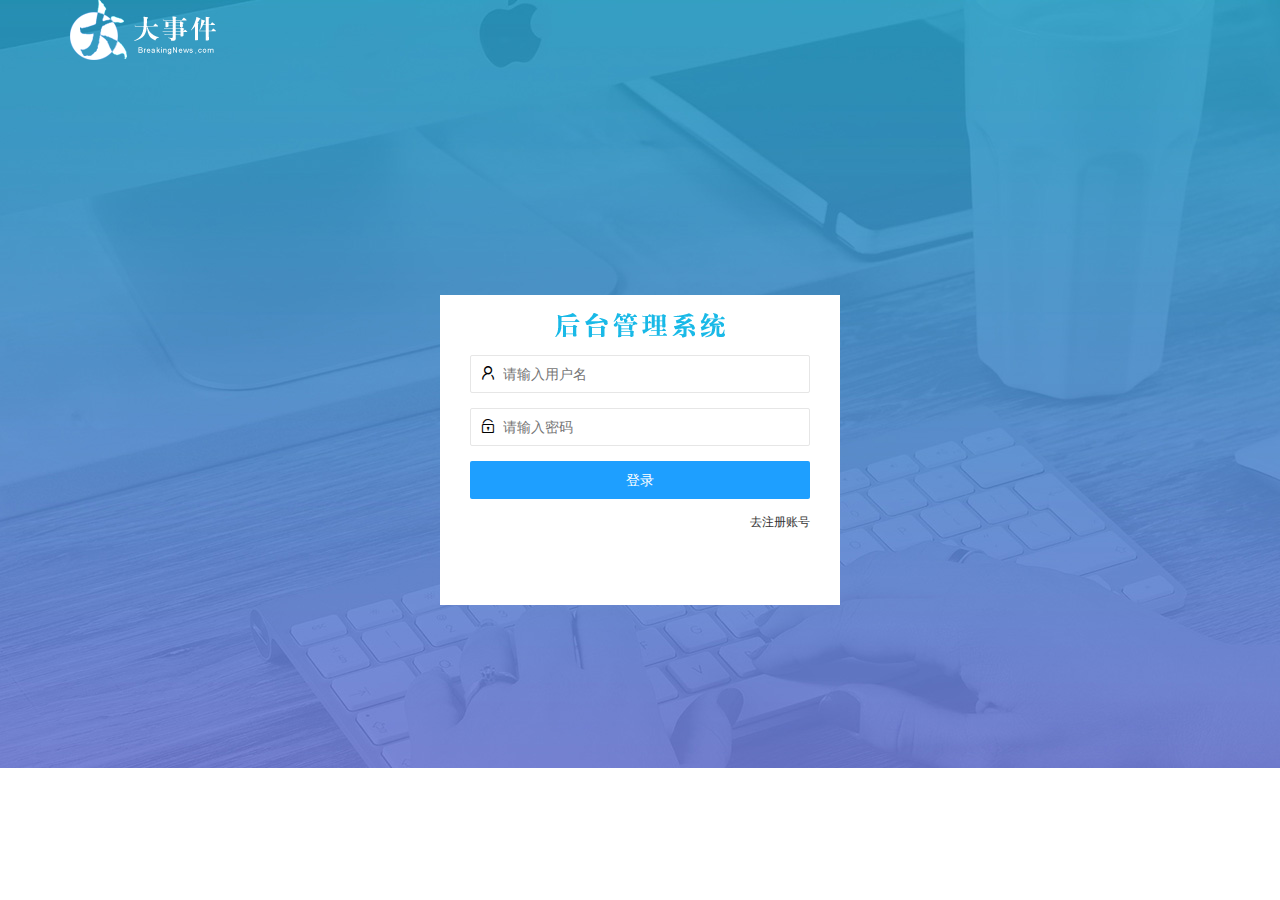
<file: login.html>
<!DOCTYPE html>
<html lang="en">

<head>
    <meta charset="UTF-8">
    <meta http-equiv="X-UA-Compatible" content="IE=edge">
    <meta name="viewport" content="width=device-width, initial-scale=1.0">
    <title>大事件登录注册</title>

    <link rel="stylesheet" href="assets/lib/layui/css/layui.css">
    <link rel="stylesheet" href="assets/css/login.css">
</head>

<body>
    <!-- 头部区域 -->
    <div class="layui-main">
        <img src="assets/images/logo.png" alt="">
    </div>
    <!-- 登录注册区域 -->
    <div class="longinAndRegBox">
        <div class="title-box"></div>
        <!-- 登录的div -->
        <div class="login-box">
            <!-- 登录表单 -->

            <form class="layui-form" id="form-login">
                <!-- 用户名 -->
                <div class="layui-form-item">
                    <i class="layui-icon layui-icon-username"></i>
                    <input type="text" name="username" required lay-verify="required" placeholder="请输入用户名"
                        autocomplete="off" class="layui-input">
                </div>
                <!-- 密码 -->
                <div class="layui-form-item">
                    <i class="layui-icon layui-icon-password"></i>
                    <input type="password" name="password" required lay-verify="required|pwd" placeholder="请输入密码"
                        autocomplete="off" class="layui-input">
                </div>
                <!-- 登录按钮 -->
                <div class="layui-form-item">
                    <!-- 注意，表单提交按钮和普通按钮的区别，就是 lay-submit 属性 -->
                    <button class="layui-btn layui-btn-fluid layui-btn-normal" lay-submit>登录</button>
                </div>
                <div class="layui-form-item links">
                    <a href="javascript:;" id="link-reg">去注册账号</a>
                </div>
            </form>
        </div>
        <!-- 注册的div -->
        <div class="reg-box" id="reg-box">
            <!-- 注册表单 -->
            <form class="layui-form" id="form-reg">
                <!-- 用户名 -->
                <div class="layui-form-item">
                    <i class="layui-icon layui-icon-username"></i>
                    <input type="text" name="username" required lay-verify="required" placeholder="请输入用户名"
                        autocomplete="off" class="layui-input">
                </div>
                <!-- 密码 -->
                <div class="layui-form-item">
                    <i class="layui-icon layui-icon-password"></i>
                    <input type="password" name="password" required lay-verify="required|pwd" placeholder="请输入密码"
                        autocomplete="off" class="layui-input">
                </div>
                <!-- 确认密码 -->
                <div class="layui-form-item">
                    <i class="layui-icon layui-icon-password"></i>
                    <input type="password" name="repassword" required lay-verify="required|pwd|repwd" placeholder="再次确认密码"
                        autocomplete="off" class="layui-input">
                </div>
                <!-- 注册按钮 -->
                <div class="layui-form-item">
                    <!-- 注意，表单提交按钮和普通按钮的区别，就是 lay-submit 属性 -->
                    <button class="layui-btn layui-btn-fluid layui-btn-normal" lay-submit>注册</button>
                </div>
                <div class="layui-form-item links">
                    <a href="javascript:;" id="link-login">去登录</a>
                </div>
            </form>


        </div>
    </div>
    <!-- 导入layUI的js -->
    <script src="assets/lib/layui/layui.all.js"></script>
    <!-- 导入jQuery -->
    <script src="assets/lib/jquery.js"></script>
    <!-- 导入封装的baseAPI.js -->
    <script src="assets/js/baseAPI.js"></script>
    
    <!-- 导入自己的js -->
    <script src="assets/js/login.js"></script>
</body>

</html>
</file>
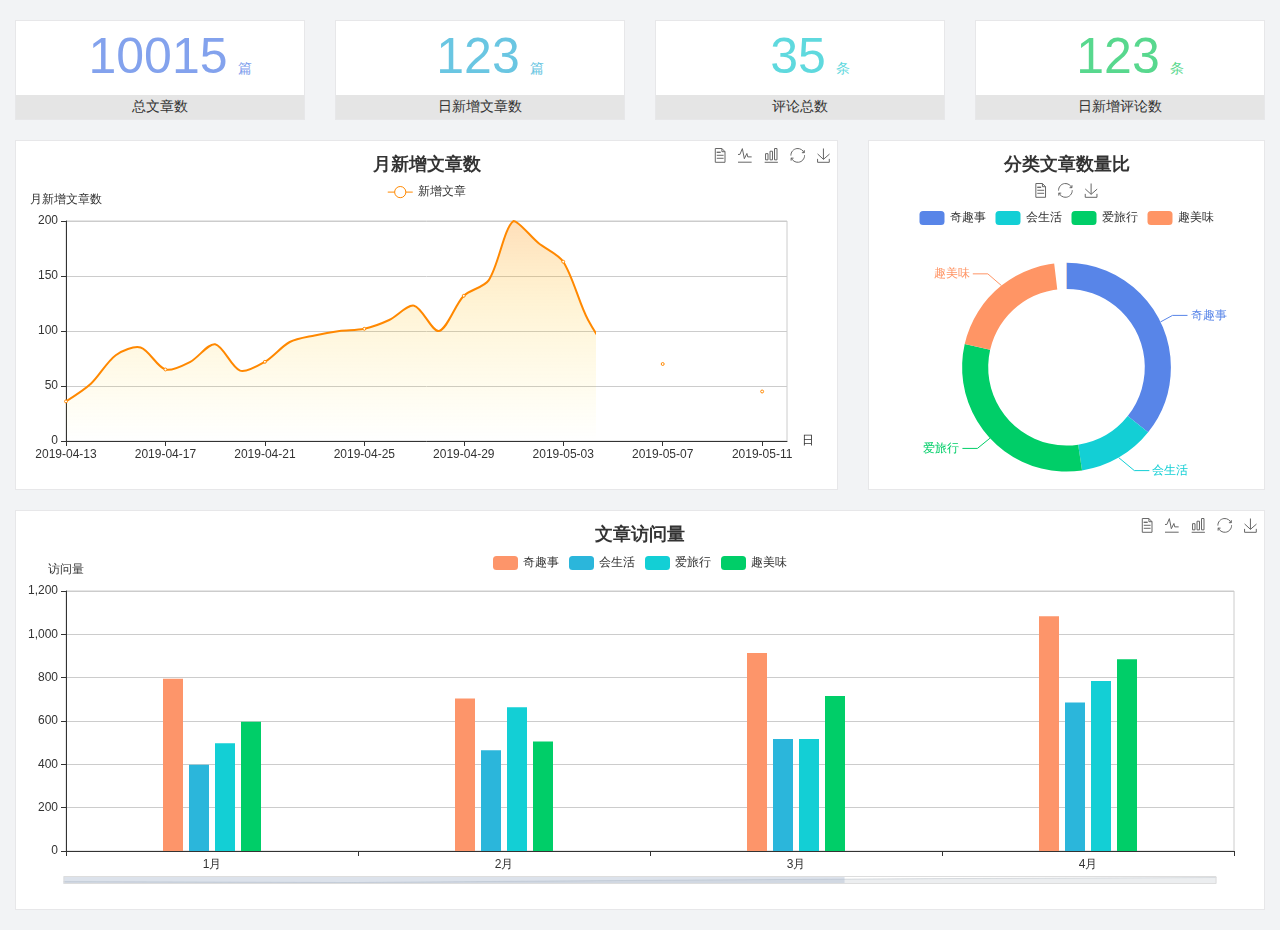
<file: home/dashboard.html>
<!DOCTYPE html>
<html lang="en">

<head>
  <meta charset="UTF-8">
  <meta name="viewport" content="width=device-width, initial-scale=1.0">
  <meta http-equiv="X-UA-Compatible" content="ie=edge">
  <title>图表统计</title>
  <link rel="stylesheet" href="../../assets/lib/bootstrap.css" />
  <link rel="stylesheet" href="../../assets/lib/main.css" />
  <script src="../../assets/lib/jquery.js"></script>
  <script type="text/javascript" src="../../assets/lib/echarts.min.js"></script>
</head>

<body>
  <div class="container-fluid">
    <div class="row spannel_list">
      <div class="col-sm-3 col-xs-6">
        <div class="spannel">
          <em>10015</em><span>篇</span>
          <b>总文章数</b>
        </div>
      </div>
      <div class="col-sm-3 col-xs-6">
        <div class="spannel scolor01">
          <em>123</em><span>篇</span>
          <b>日新增文章数</b>
        </div>
      </div>
      <div class="col-sm-3 col-xs-6">
        <div class="spannel scolor02">
          <em>35</em><span>条</span>
          <b>评论总数</b>
        </div>
      </div>
      <div class="col-sm-3 col-xs-6">
        <div class="spannel scolor03">
          <em>123</em><span>条</span>
          <b>日新增评论数</b>
        </div>
      </div>
    </div>
  </div>

  <div class="container-fluid">
    <div class="row curve-pie">
      <div class="col-lg-8 col-md-8">
        <div class="gragh_pannel" id="curve_show"></div>
      </div>
      <div class="col-lg-4 col-md-4">
        <div class="gragh_pannel" id="pie_show"></div>
      </div>
    </div>
  </div>

  <div class="container-fluid">
    <div class="column_pannel" id="column_show"></div>
  </div>

  <script>
    var oChart = echarts.init(document.getElementById('curve_show'));
    var aList_all = [
      { 'count': 36, 'date': '2019-04-13' },
      { 'count': 52, 'date': '2019-04-14' },
      { 'count': 78, 'date': '2019-04-15' },
      { 'count': 85, 'date': '2019-04-16' },
      { 'count': 65, 'date': '2019-04-17' },
      { 'count': 72, 'date': '2019-04-18' },
      { 'count': 88, 'date': '2019-04-19' },
      { 'count': 64, 'date': '2019-04-20' },
      { 'count': 72, 'date': '2019-04-21' },
      { 'count': 90, 'date': '2019-04-22' },
      { 'count': 96, 'date': '2019-04-23' },
      { 'count': 100, 'date': '2019-04-24' },
      { 'count': 102, 'date': '2019-04-25' },
      { 'count': 110, 'date': '2019-04-26' },
      { 'count': 123, 'date': '2019-04-27' },
      { 'count': 100, 'date': '2019-04-28' },
      { 'count': 132, 'date': '2019-04-29' },
      { 'count': 146, 'date': '2019-04-30' },
      { 'count': 200, 'date': '2019-05-01' },
      { 'count': 180, 'date': '2019-05-02' },
      { 'count': 163, 'date': '2019-05-03' },
      { 'count': 110, 'date': '2019-05-04' },
      { 'count': 80, 'date': '2019-05-05' },
      { 'count': 82, 'date': '2019-05-06' },
      { 'count': 70, 'date': '2019-05-07' },
      { 'count': 65, 'date': '2019-05-08' },
      { 'count': 54, 'date': '2019-05-09' },
      { 'count': 40, 'date': '2019-05-10' },
      { 'count': 45, 'date': '2019-05-11' },
      { 'count': 38, 'date': '2019-05-12' },
    ];

    let aCount = [];
    let aDate = [];

    for (var i = 0; i < aList_all.length; i++) {
      aCount.push(aList_all[i].count);
      aDate.push(aList_all[i].date);
    }

    var chartopt = {
      title: {
        text: '月新增文章数',
        left: 'center',
        top: '10'
      },
      tooltip: {
        trigger: 'axis'
      },
      legend: {
        data: ['新增文章'],
        top: '40'
      },
      toolbox: {
        show: true,
        feature: {
          mark: { show: true },
          dataView: { show: true, readOnly: false },
          magicType: { show: true, type: ['line', 'bar'] },
          restore: { show: true },
          saveAsImage: { show: true }
        }
      },
      calculable: true,
      xAxis: [
        {
          name: '日',
          type: 'category',
          boundaryGap: false,
          data: aDate
        }
      ],
      yAxis: [
        {
          name: '月新增文章数',
          type: 'value'
        }
      ],
      series: [
        {
          name: '新增文章',
          type: 'line',
          smooth: true,
          itemStyle: { normal: { areaStyle: { type: 'default' }, color: '#f80' }, lineStyle: { color: '#f80' } },
          data: aCount
        }],
      areaStyle: {
        normal: {
          color: new echarts.graphic.LinearGradient(0, 0, 0, 1, [{
            offset: 0,
            color: 'rgba(255,136,0,0.39)'
          }, {
            offset: .34,
            color: 'rgba(255,180,0,0.25)'
          }, {
            offset: 1,
            color: 'rgba(255,222,0,0.00)'
          }])

        }
      },
      grid: {
        show: true,
        x: 50,
        x2: 50,
        y: 80,
        height: 220
      }
    };

    oChart.setOption(chartopt);


    var oPie = echarts.init(document.getElementById('pie_show'));
    var oPieopt =
    {
      title: {
        top: 10,
        text: '分类文章数量比',
        x: 'center'
      },
      tooltip: {
        trigger: 'item',
        formatter: "{a} <br/>{b} : {c} ({d}%)"
      },
      color: ['#5885e8', '#13cfd5', '#00ce68', '#ff9565'],
      legend: {
        x: 'center',
        top: 65,
        data: ['奇趣事', '会生活', '爱旅行', '趣美味']
      },
      toolbox: {
        show: true,
        x: 'center',
        top: 35,
        feature: {
          mark: { show: true },
          dataView: { show: true, readOnly: false },
          magicType: {
            show: true,
            type: ['pie', 'funnel'],
            option: {
              funnel: {
                x: '25%',
                width: '50%',
                funnelAlign: 'left',
                max: 1548
              }
            }
          },
          restore: { show: true },
          saveAsImage: { show: true }
        }
      },
      calculable: true,
      series: [
        {
          name: '访问来源',
          type: 'pie',
          radius: ['45%', '60%'],
          center: ['50%', '65%'],
          data: [
            { value: 300, name: '奇趣事' },
            { value: 100, name: '会生活' },
            { value: 260, name: '爱旅行' },
            { value: 180, name: '趣美味' }
          ]
        }
      ]
    };
    oPie.setOption(oPieopt);



    var oColumn = this.echarts.init(document.getElementById('column_show'));
    var oColumnopt =
    {
      title: {
        text: '文章访问量',
        left: 'center',
        top: '10'
      },
      tooltip: {
        trigger: 'axis'
      },
      legend: {
        data: ['奇趣事', '会生活', '爱旅行', '趣美味'],
        top: '40'
      },
      toolbox: {
        show: true,
        feature: {
          mark: { show: true },
          dataView: { show: true, readOnly: false },
          magicType: { show: true, type: ['line', 'bar'] },
          restore: { show: true },
          saveAsImage: { show: true }
        }
      },
      calculable: true,
      xAxis: [
        {
          type: 'category',
          data: ['1月', '2月', '3月', '4月', '5月']
        }
      ],
      yAxis: [
        {
          name: '访问量',
          type: 'value'
        }
      ],
      series: [
        {
          name: '奇趣事',
          type: 'bar',
          barWidth: 20,
          itemStyle: {
            normal: { areaStyle: { type: 'default' }, color: '#fd956a' }
          },
          data: [800, 708, 920, 1090, 1200]
        },
        {
          name: '会生活',
          type: 'bar',
          barWidth: 20,
          itemStyle: {
            normal: { areaStyle: { type: 'default' }, color: '#2bb6db' }
          },
          data: [400, 468, 520, 690, 800]
        },
        {
          name: '爱旅行',
          type: 'bar',
          barWidth: 20,
          itemStyle: {
            normal: { areaStyle: { type: 'default' }, color: '#13cfd5' }
          },
          data: [500, 668, 520, 790, 900]
        },
        {
          name: '趣美味',
          type: 'bar',
          barWidth: 20,
          itemStyle: {
            normal: { areaStyle: { type: 'default' }, color: '#00ce68' }
          },
          data: [600, 508, 720, 890, 1000]
        }
      ],
      grid: {
        show: true,
        x: 50,
        x2: 30,
        y: 80,
        height: 260
      },
      dataZoom: [//给x轴设置滚动条
        {
          start: 0,//默认为0
          end: 100 - 1000 / 31,//默认为100
          type: 'slider',
          show: true,
          xAxisIndex: [0],
          handleSize: 0,//滑动条的 左右2个滑动条的大小
          height: 8,//组件高度
          left: 45, //左边的距离
          right: 50,//右边的距离
          bottom: 26,//右边的距离
          handleColor: '#ddd',//h滑动图标的颜色
          handleStyle: {
            borderColor: "#cacaca",
            borderWidth: "1",
            shadowBlur: 2,
            background: "#ddd",
            shadowColor: "#ddd",
          }
        }]
    };
    oColumn.setOption(oColumnopt);
  </script>
</body>

</html>
</file>
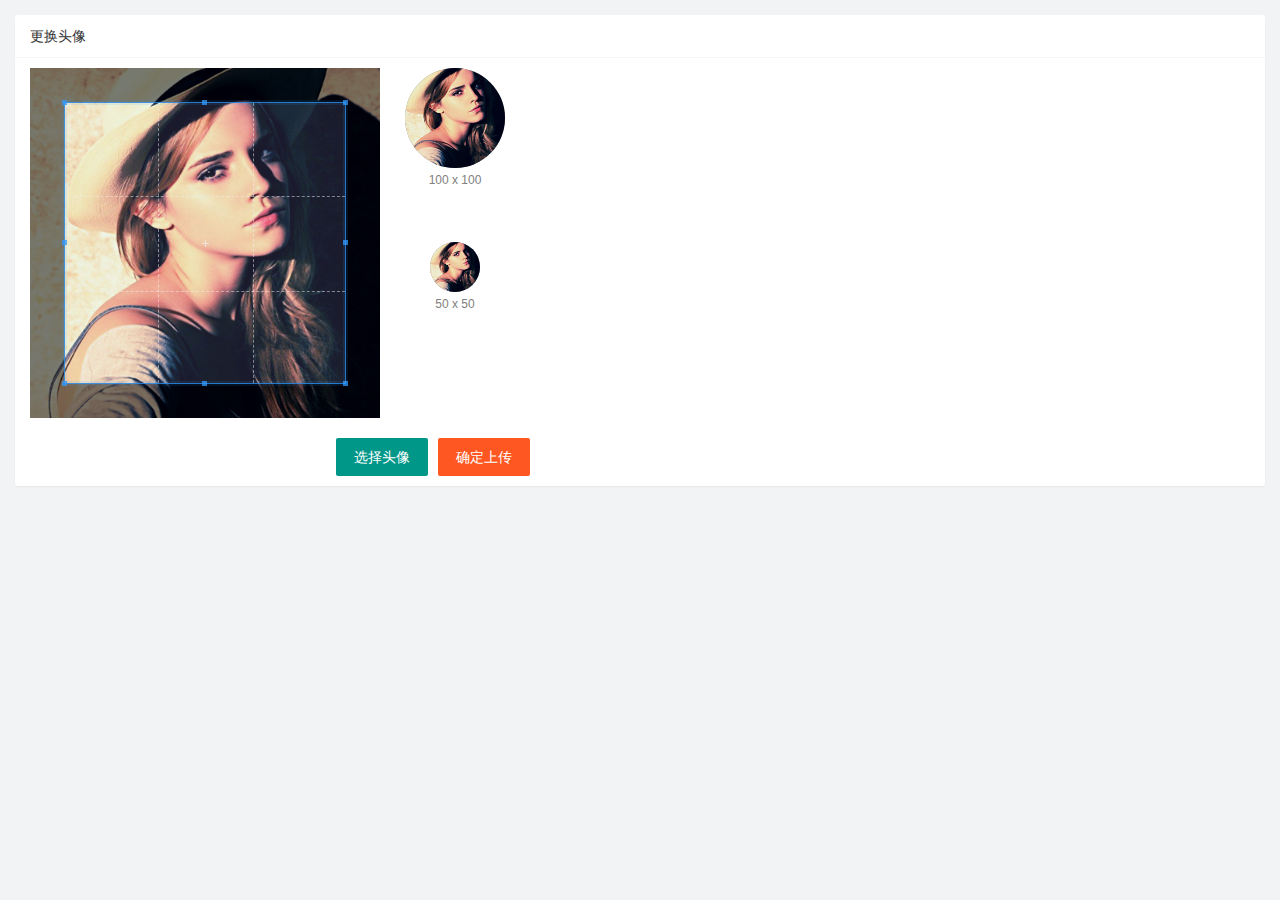
<file: user/user-avatar.html>
<!DOCTYPE html>
<html lang="en">
  <head>
    <meta charset="UTF-8" />
    <meta name="viewport" content="width=device-width, initial-scale=1.0" />
    <title>Document</title>
    <link rel="stylesheet" href="/assets/lib/layui/css/layui.css" />
    <link rel="stylesheet" href="/assets/lib/cropper/cropper.css" />
    <link rel="stylesheet" href="/assets/css/user/user-avatar.css" />
  </head>
  <body>
    <!-- 卡片区域 -->
    <div class="layui-card">
      <div class="layui-card-header">更换头像</div>
      <div class="layui-card-body">
        <!-- 第一行的图片裁剪和预览区域 -->
        <div class="row1">
          <!-- 图片裁剪区域 -->
          <div class="cropper-box">
            <!-- 这个 img 标签很重要，将来会把它初始化为裁剪区域 -->
            <img id="image" src="/assets/images/sample.jpg" />
          </div>
          <!-- 图片的预览区域 -->
          <div class="preview-box">
            <div>
              <!-- 宽高为 100px 的预览区域 -->
              <div class="img-preview w100"></div>
              <p class="size">100 x 100</p>
            </div>
            <div>
              <!-- 宽高为 50px 的预览区域 -->
              <div class="img-preview w50"></div>
              <p class="size">50 x 50</p>
            </div>
          </div>
        </div>

        <!-- 第二行的按钮区域 -->
        <div class="row2">
          <!-- 通过 accept 属性，可以指定，允许用户选择什么类型的文件 -->
          <input type="file" id="file" accept="image/png,image/jpeg" />
          <button type="button" class="layui-btn" id="btnChooseImage">选择头像</button>
          <button type="button" class="layui-btn layui-btn-danger" id="btnUpload">确定上传</button>
        </div>
      </div>
    </div>

    <script src="/assets/lib/layui/layui.all.js"></script>
    <script src="/assets/lib/jquery.js"></script>
    <script src="/assets/lib/cropper/Cropper.js"></script>
    <script src="/assets/lib/cropper/jquery-cropper.js"></script>
    <script src="/assets/js/baseAPI.js"></script>
    <script src="/assets/js/user/user-avatar.js"></script>

  </body>
</html>
</file>
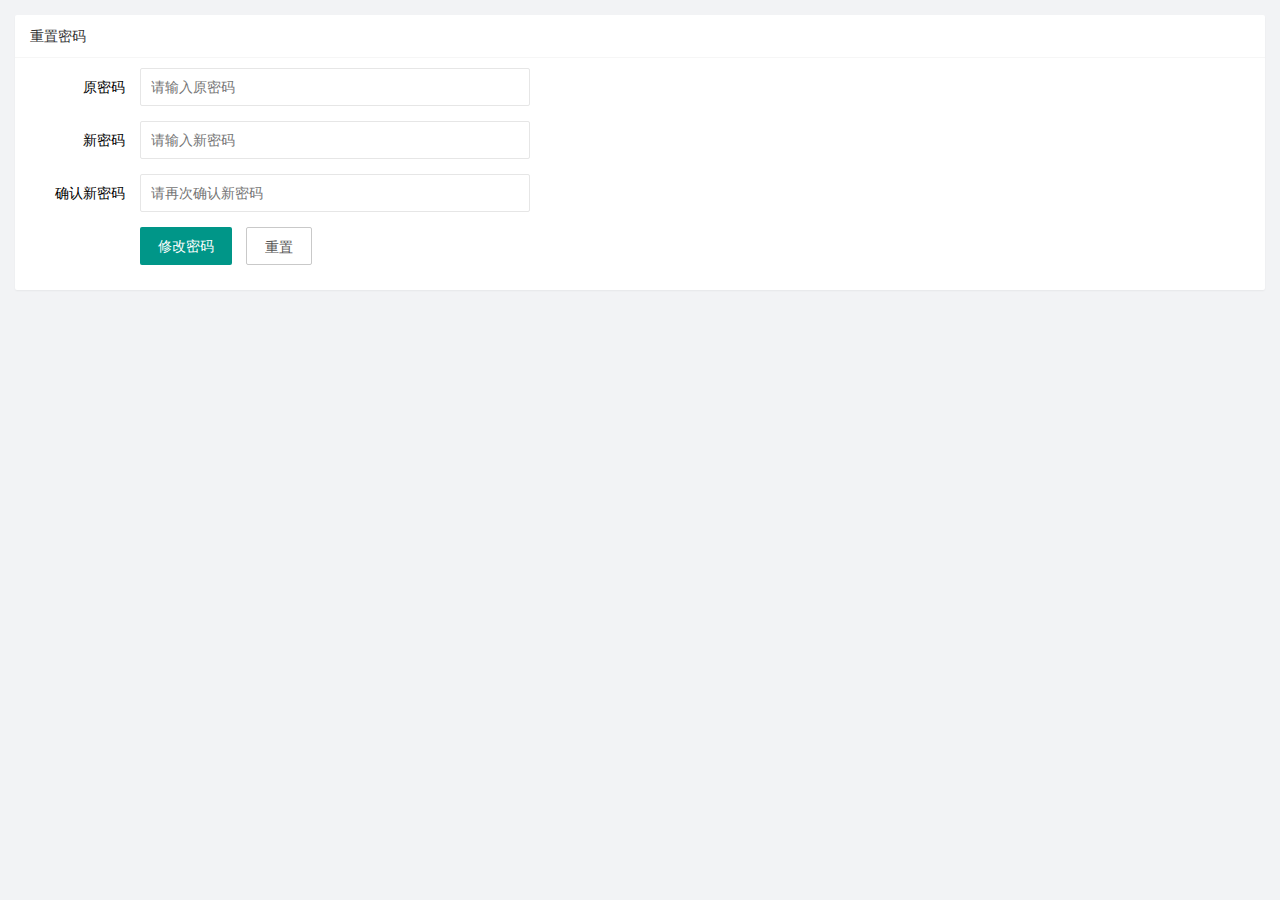
<file: user/user-pwd.html>
<!DOCTYPE html>
<html lang="en">

<head>
    <meta charset="UTF-8">
    <meta http-equiv="X-UA-Compatible" content="IE=edge">
    <meta name="viewport" content="width=device-width, initial-scale=1.0">
    <title>Document</title>
    <link rel="stylesheet" href="/assets/lib/layui/css/layui.css">
    <link rel="stylesheet" href="/assets/css/user/user-pwd.css">
</head>

<body>
    <div class="layui-card">
        <div class="layui-card-header">重置密码</div>
        <div class="layui-card-body">
            <form class="layui-form" action="">
                <div class="layui-form-item">
                    <label class="layui-form-label">原密码</label>
                    <div class="layui-input-block">
                        <input type="password" name="oldPwd" required lay-verify="required|pwd" placeholder="请输入原密码"
                            autocomplete="off" class="layui-input">
                    </div>
                </div>
                <div class="layui-form-item">
                    <label class="layui-form-label">新密码</label>
                    <div class="layui-input-block">
                        <input type="password" name="newPwd" required lay-verify="required|pwd|samePwd" placeholder="请输入新密码"
                            autocomplete="off" class="layui-input">
                    </div>
                </div>
                <div class="layui-form-item">
                    <label class="layui-form-label">确认新密码</label>
                    <div class="layui-input-block">
                        <input type="password" name="rePwd" required lay-verify="required|pwd|rePwd" placeholder="请再次确认新密码"
                            autocomplete="off" class="layui-input">
                    </div>
                </div>
                <div class="layui-form-item">
                    <div class="layui-input-block">
                        <button class="layui-btn" lay-submit lay-filter="formDemo">修改密码</button>
                        <button type="reset" class="layui-btn layui-btn-primary">重置</button>
                    </div>
                </div>
            </form>
        </div>
    </div>
    <!-- 导入layui的js -->
    <script src="/assets/lib/layui/layui.all.js"></script>
    <!-- 导入jquery -->
    <script src="/assets/lib/jquery.js"></script>
    <!-- 导入baseAPI -->
    <script src="/assets/js/baseAPI.js"></script>
    <!-- 导入自己的js -->
    <script src="/assets/js/user/user-pwd.js"></script>
</body>

</html>
</file>
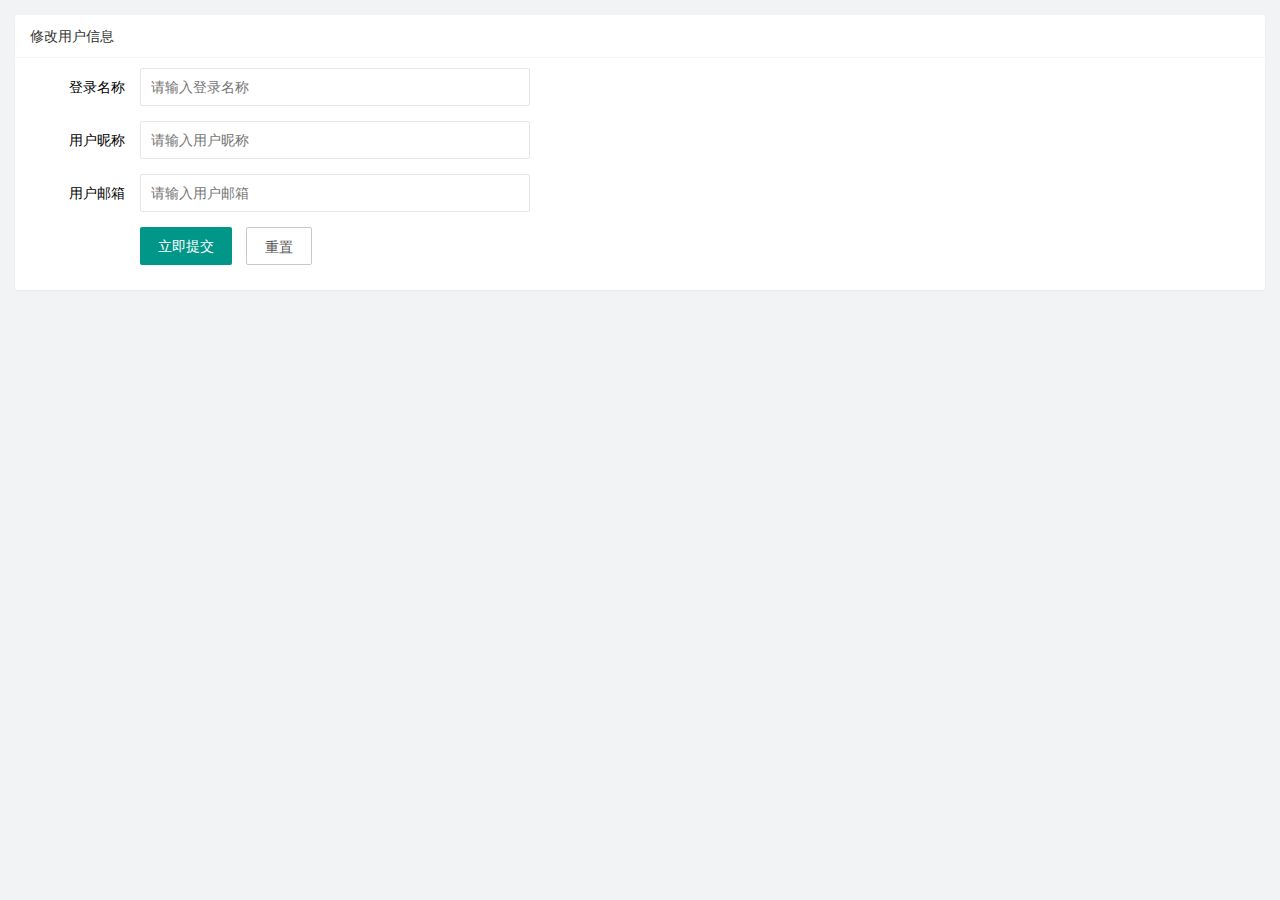
<file: user/user.html>
<!DOCTYPE html>
<html lang="en">

<head>
    <meta charset="UTF-8">
    <meta http-equiv="X-UA-Compatible" content="IE=edge">
    <meta name="viewport" content="width=device-width, initial-scale=1.0">
    <title>Document</title>
    <!-- 导入layui样式 -->
    <link rel="stylesheet" href="../assets/lib/layui/css/layui.css">
    <!-- 导入user的css -->
    <link rel="stylesheet" href="../assets/css/user/user-info.css">
</head>

<body>
    <div class="layui-card">
        <div class="layui-card-header">修改用户信息</div>
        <div class="layui-card-body">
            <!-- form表单区域 -->
            <form class="layui-form" lay-filter="formUserInfo">
                
                <input type="hidden" name="id"  value="">
                
                <div class="layui-form-item">
                    <label class="layui-form-label">登录名称</label>
                    <div class="layui-input-block">
                        <input type="text" name="username" required lay-verify="required" placeholder="请输入登录名称"
                            autocomplete="off" class="layui-input" readonly>
                    </div>
                </div>
                <div class="layui-form-item">
                    <label class="layui-form-label">用户昵称</label>
                    <div class="layui-input-block">
                        <input type="text" name="nickname" required lay-verify="required|nickname" placeholder="请输入用户昵称"
                            autocomplete="off" class="layui-input">
                    </div>
                </div>
                <div class="layui-form-item">
                    <label class="layui-form-label">用户邮箱</label>
                    <div class="layui-input-block">
                        <input type="text" name="email" required lay-verify="required|email" placeholder="请输入用户邮箱"
                            autocomplete="off" class="layui-input">
                    </div>
                </div>
                <div class="layui-form-item">
                    <div class="layui-input-block">
                      <button class="layui-btn" lay-submit lay-filter="formDemo">立即提交</button>
                      <button type="reset" class="layui-btn layui-btn-primary" id="btnReset">重置</button>
                    </div>
                  </div>
            </form>
        </div>
    </div>
    <!-- 导入layui的js -->
    <script src="/assets/lib/layui/layui.all.js"></script>
    <!-- 导入jQuery -->
    <script src="/assets/lib/jquery.js"></script>
    <!-- 导入baseAPI -->
    <script src="/assets/js/baseAPI.js"></script>
    <!-- 导入自己的js -->
    <script src="/assets/js/user/user.js"></script>
</body>

</html>
</file>
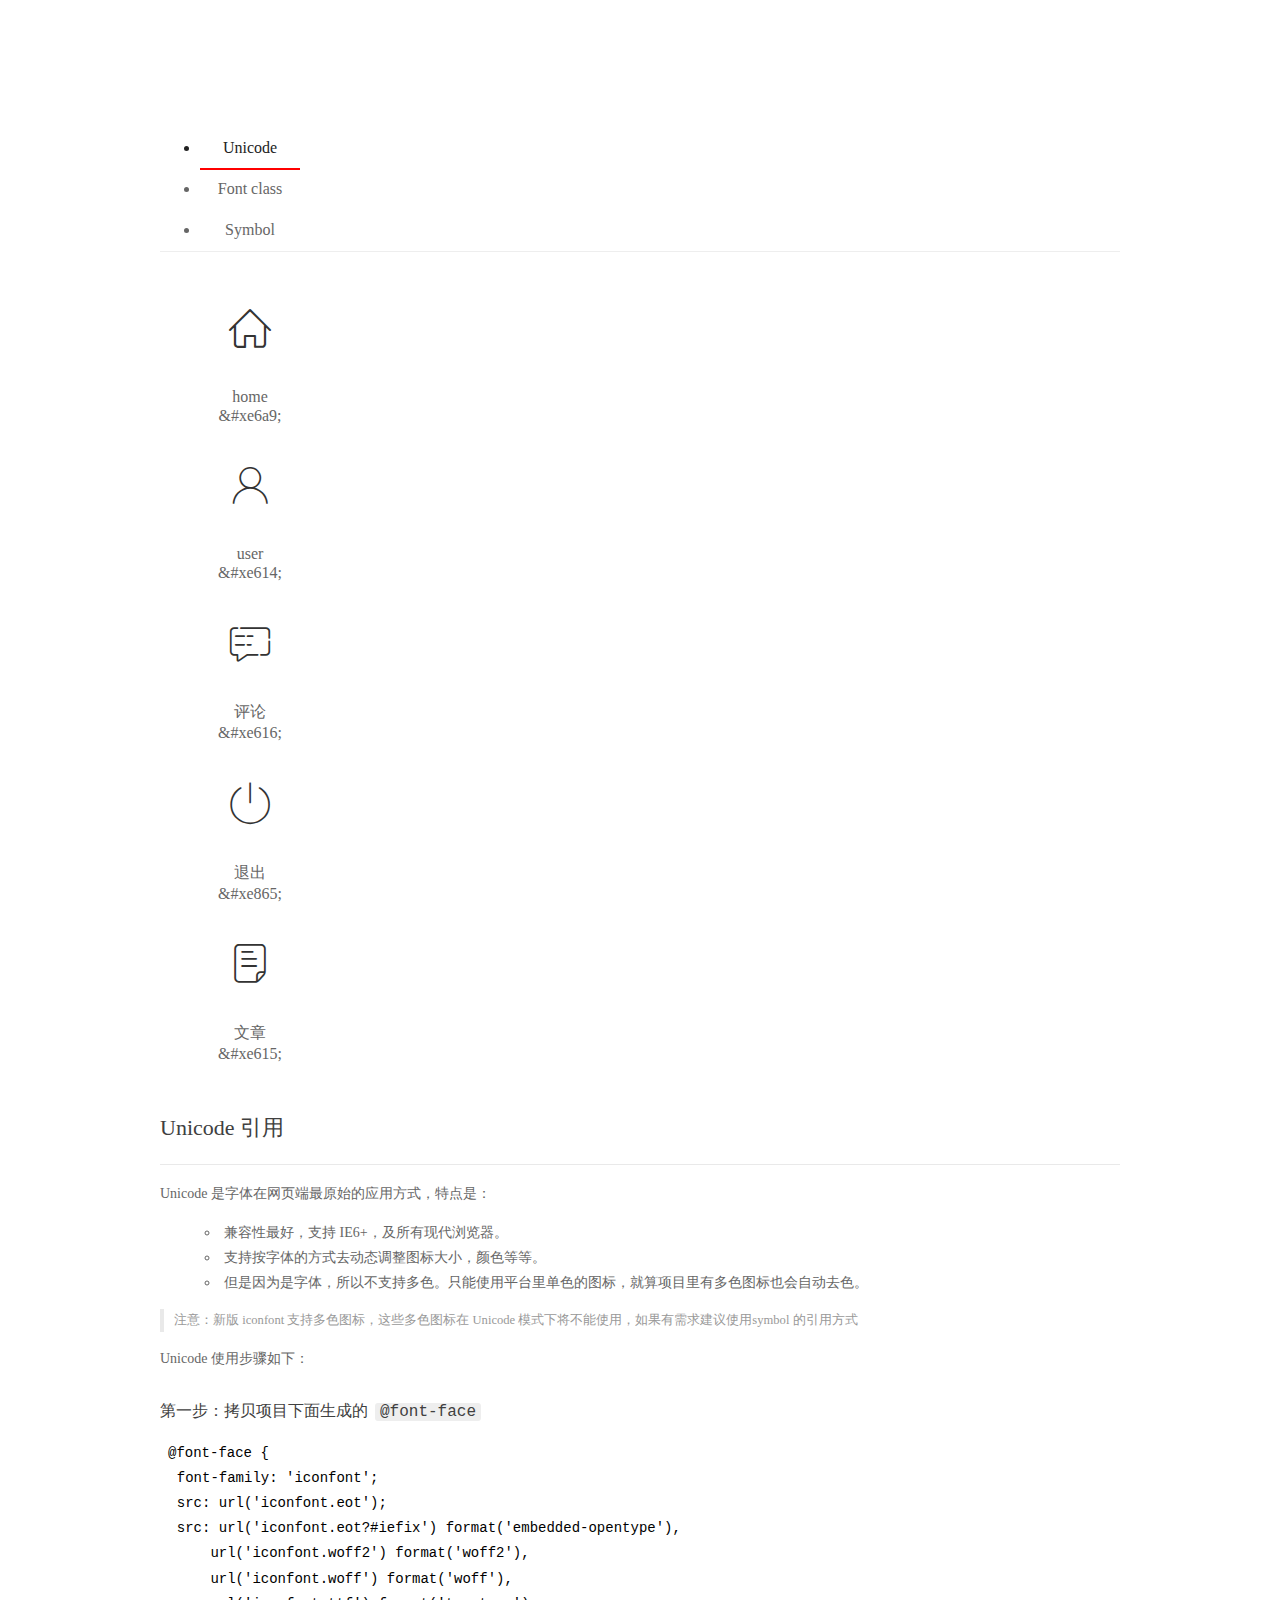
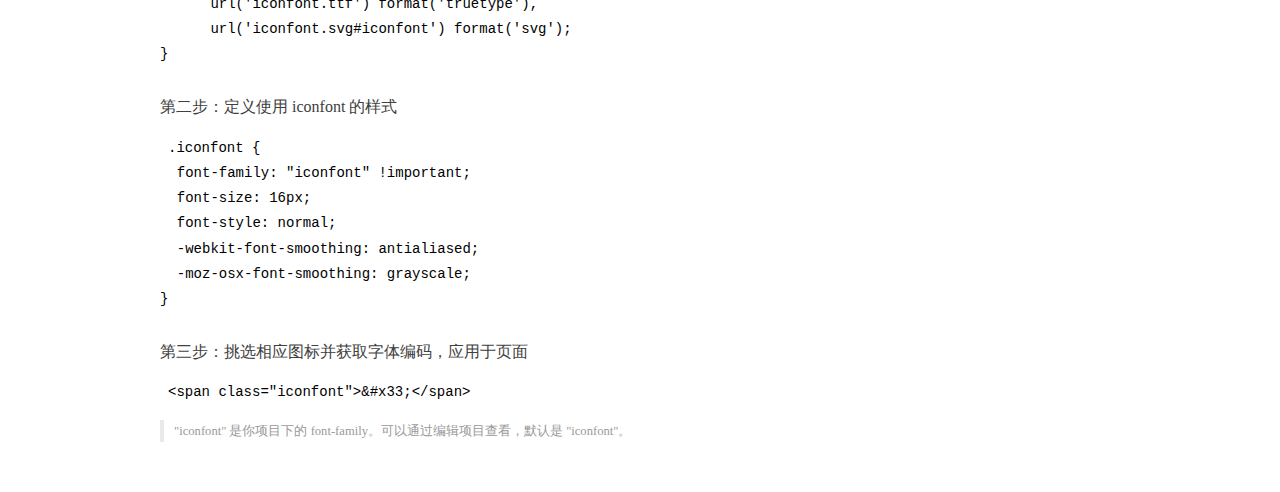
<file: assets/fonts/demo_index.html>
<!DOCTYPE html>
<html>
<head>
  <meta charset="utf-8"/>
  <title>IconFont Demo</title>
  <link rel="shortcut icon" href="https://gtms04.alicdn.com/tps/i4/TB1_oz6GVXXXXaFXpXXJDFnIXXX-64-64.ico" type="image/x-icon"/>
  <link rel="stylesheet" href="https://g.alicdn.com/thx/cube/1.3.2/cube.min.css">
  <link rel="stylesheet" href="demo.css">
  <link rel="stylesheet" href="iconfont.css">
  <script src="iconfont.js"></script>
  <!-- jQuery -->
  <script src="https://a1.alicdn.com/oss/uploads/2018/12/26/7bfddb60-08e8-11e9-9b04-53e73bb6408b.js"></script>
  <!-- 代码高亮 -->
  <script src="https://a1.alicdn.com/oss/uploads/2018/12/26/a3f714d0-08e6-11e9-8a15-ebf944d7534c.js"></script>
</head>
<body>
  <div class="main">
    <h1 class="logo"><a href="https://www.iconfont.cn/" title="iconfont 首页" target="_blank">&#xe86b;</a></h1>
    <div class="nav-tabs">
      <ul id="tabs" class="dib-box">
        <li class="dib active"><span>Unicode</span></li>
        <li class="dib"><span>Font class</span></li>
        <li class="dib"><span>Symbol</span></li>
      </ul>
      
    </div>
    <div class="tab-container">
      <div class="content unicode" style="display: block;">
          <ul class="icon_lists dib-box">
          
            <li class="dib">
              <span class="icon iconfont">&#xe6a9;</span>
                <div class="name">home</div>
                <div class="code-name">&amp;#xe6a9;</div>
              </li>
          
            <li class="dib">
              <span class="icon iconfont">&#xe614;</span>
                <div class="name">user</div>
                <div class="code-name">&amp;#xe614;</div>
              </li>
          
            <li class="dib">
              <span class="icon iconfont">&#xe616;</span>
                <div class="name">评论</div>
                <div class="code-name">&amp;#xe616;</div>
              </li>
          
            <li class="dib">
              <span class="icon iconfont">&#xe865;</span>
                <div class="name">退出</div>
                <div class="code-name">&amp;#xe865;</div>
              </li>
          
            <li class="dib">
              <span class="icon iconfont">&#xe615;</span>
                <div class="name">文章</div>
                <div class="code-name">&amp;#xe615;</div>
              </li>
          
          </ul>
          <div class="article markdown">
          <h2 id="unicode-">Unicode 引用</h2>
          <hr>

          <p>Unicode 是字体在网页端最原始的应用方式，特点是：</p>
          <ul>
            <li>兼容性最好，支持 IE6+，及所有现代浏览器。</li>
            <li>支持按字体的方式去动态调整图标大小，颜色等等。</li>
            <li>但是因为是字体，所以不支持多色。只能使用平台里单色的图标，就算项目里有多色图标也会自动去色。</li>
          </ul>
          <blockquote>
            <p>注意：新版 iconfont 支持多色图标，这些多色图标在 Unicode 模式下将不能使用，如果有需求建议使用symbol 的引用方式</p>
          </blockquote>
          <p>Unicode 使用步骤如下：</p>
          <h3 id="-font-face">第一步：拷贝项目下面生成的 <code>@font-face</code></h3>
<pre><code class="language-css"
>@font-face {
  font-family: 'iconfont';
  src: url('iconfont.eot');
  src: url('iconfont.eot?#iefix') format('embedded-opentype'),
      url('iconfont.woff2') format('woff2'),
      url('iconfont.woff') format('woff'),
      url('iconfont.ttf') format('truetype'),
      url('iconfont.svg#iconfont') format('svg');
}
</code></pre>
          <h3 id="-iconfont-">第二步：定义使用 iconfont 的样式</h3>
<pre><code class="language-css"
>.iconfont {
  font-family: "iconfont" !important;
  font-size: 16px;
  font-style: normal;
  -webkit-font-smoothing: antialiased;
  -moz-osx-font-smoothing: grayscale;
}
</code></pre>
          <h3 id="-">第三步：挑选相应图标并获取字体编码，应用于页面</h3>
<pre>
<code class="language-html"
>&lt;span class="iconfont"&gt;&amp;#x33;&lt;/span&gt;
</code></pre>
          <blockquote>
            <p>"iconfont" 是你项目下的 font-family。可以通过编辑项目查看，默认是 "iconfont"。</p>
          </blockquote>
          </div>
      </div>
      <div class="content font-class">
        <ul class="icon_lists dib-box">
          
          <li class="dib">
            <span class="icon iconfont icon-home"></span>
            <div class="name">
              home
            </div>
            <div class="code-name">.icon-home
            </div>
          </li>
          
          <li class="dib">
            <span class="icon iconfont icon-user"></span>
            <div class="name">
              user
            </div>
            <div class="code-name">.icon-user
            </div>
          </li>
          
          <li class="dib">
            <span class="icon iconfont icon-pinglun"></span>
            <div class="name">
              评论
            </div>
            <div class="code-name">.icon-pinglun
            </div>
          </li>
          
          <li class="dib">
            <span class="icon iconfont icon-tuichu"></span>
            <div class="name">
              退出
            </div>
            <div class="code-name">.icon-tuichu
            </div>
          </li>
          
          <li class="dib">
            <span class="icon iconfont icon-16"></span>
            <div class="name">
              文章
            </div>
            <div class="code-name">.icon-16
            </div>
          </li>
          
        </ul>
        <div class="article markdown">
        <h2 id="font-class-">font-class 引用</h2>
        <hr>

        <p>font-class 是 Unicode 使用方式的一种变种，主要是解决 Unicode 书写不直观，语意不明确的问题。</p>
        <p>与 Unicode 使用方式相比，具有如下特点：</p>
        <ul>
          <li>兼容性良好，支持 IE8+，及所有现代浏览器。</li>
          <li>相比于 Unicode 语意明确，书写更直观。可以很容易分辨这个 icon 是什么。</li>
          <li>因为使用 class 来定义图标，所以当要替换图标时，只需要修改 class 里面的 Unicode 引用。</li>
          <li>不过因为本质上还是使用的字体，所以多色图标还是不支持的。</li>
        </ul>
        <p>使用步骤如下：</p>
        <h3 id="-fontclass-">第一步：引入项目下面生成的 fontclass 代码：</h3>
<pre><code class="language-html">&lt;link rel="stylesheet" href="./iconfont.css"&gt;
</code></pre>
        <h3 id="-">第二步：挑选相应图标并获取类名，应用于页面：</h3>
<pre><code class="language-html">&lt;span class="iconfont icon-xxx"&gt;&lt;/span&gt;
</code></pre>
        <blockquote>
          <p>"
            iconfont" 是你项目下的 font-family。可以通过编辑项目查看，默认是 "iconfont"。</p>
        </blockquote>
      </div>
      </div>
      <div class="content symbol">
          <ul class="icon_lists dib-box">
          
            <li class="dib">
                <svg class="icon svg-icon" aria-hidden="true">
                  <use xlink:href="#icon-home"></use>
                </svg>
                <div class="name">home</div>
                <div class="code-name">#icon-home</div>
            </li>
          
            <li class="dib">
                <svg class="icon svg-icon" aria-hidden="true">
                  <use xlink:href="#icon-user"></use>
                </svg>
                <div class="name">user</div>
                <div class="code-name">#icon-user</div>
            </li>
          
            <li class="dib">
                <svg class="icon svg-icon" aria-hidden="true">
                  <use xlink:href="#icon-pinglun"></use>
                </svg>
                <div class="name">评论</div>
                <div class="code-name">#icon-pinglun</div>
            </li>
          
            <li class="dib">
                <svg class="icon svg-icon" aria-hidden="true">
                  <use xlink:href="#icon-tuichu"></use>
                </svg>
                <div class="name">退出</div>
                <div class="code-name">#icon-tuichu</div>
            </li>
          
            <li class="dib">
                <svg class="icon svg-icon" aria-hidden="true">
                  <use xlink:href="#icon-16"></use>
                </svg>
                <div class="name">文章</div>
                <div class="code-name">#icon-16</div>
            </li>
          
          </ul>
          <div class="article markdown">
          <h2 id="symbol-">Symbol 引用</h2>
          <hr>

          <p>这是一种全新的使用方式，应该说这才是未来的主流，也是平台目前推荐的用法。相关介绍可以参考这篇<a href="">文章</a>
            这种用法其实是做了一个 SVG 的集合，与另外两种相比具有如下特点：</p>
          <ul>
            <li>支持多色图标了，不再受单色限制。</li>
            <li>通过一些技巧，支持像字体那样，通过 <code>font-size</code>, <code>color</code> 来调整样式。</li>
            <li>兼容性较差，支持 IE9+，及现代浏览器。</li>
            <li>浏览器渲染 SVG 的性能一般，还不如 png。</li>
          </ul>
          <p>使用步骤如下：</p>
          <h3 id="-symbol-">第一步：引入项目下面生成的 symbol 代码：</h3>
<pre><code class="language-html">&lt;script src="./iconfont.js"&gt;&lt;/script&gt;
</code></pre>
          <h3 id="-css-">第二步：加入通用 CSS 代码（引入一次就行）：</h3>
<pre><code class="language-html">&lt;style&gt;
.icon {
  width: 1em;
  height: 1em;
  vertical-align: -0.15em;
  fill: currentColor;
  overflow: hidden;
}
&lt;/style&gt;
</code></pre>
          <h3 id="-">第三步：挑选相应图标并获取类名，应用于页面：</h3>
<pre><code class="language-html">&lt;svg class="icon" aria-hidden="true"&gt;
  &lt;use xlink:href="#icon-xxx"&gt;&lt;/use&gt;
&lt;/svg&gt;
</code></pre>
          </div>
      </div>

    </div>
  </div>
  <script>
  $(document).ready(function () {
      $('.tab-container .content:first').show()

      $('#tabs li').click(function (e) {
        var tabContent = $('.tab-container .content')
        var index = $(this).index()

        if ($(this).hasClass('active')) {
          return
        } else {
          $('#tabs li').removeClass('active')
          $(this).addClass('active')

          tabContent.hide().eq(index).fadeIn()
        }
      })
    })
  </script>
</body>
</html>
</file>
<file: assets/lib/layui/css/layui.css>
/** layui-v2.5.5 MIT License By https://www.layui.com */
 .layui-inline,img{display:inline-block;vertical-align:middle}h1,h2,h3,h4,h5,h6{font-weight:400}.layui-edge,.layui-header,.layui-inline,.layui-main{position:relative}.layui-body,.layui-edge,.layui-elip{overflow:hidden}.layui-btn,.layui-edge,.layui-inline,img{vertical-align:middle}.layui-btn,.layui-disabled,.layui-icon,.layui-unselect{-moz-user-select:none;-webkit-user-select:none;-ms-user-select:none}.layui-elip,.layui-form-checkbox span,.layui-form-pane .layui-form-label{text-overflow:ellipsis;white-space:nowrap}.layui-breadcrumb,.layui-tree-btnGroup{visibility:hidden}blockquote,body,button,dd,div,dl,dt,form,h1,h2,h3,h4,h5,h6,input,li,ol,p,pre,td,textarea,th,ul{margin:0;padding:0;-webkit-tap-highlight-color:rgba(0,0,0,0)}a:active,a:hover{outline:0}img{border:none}li{list-style:none}table{border-collapse:collapse;border-spacing:0}h4,h5,h6{font-size:100%}button,input,optgroup,option,select,textarea{font-family:inherit;font-size:inherit;font-style:inherit;font-weight:inherit;outline:0}pre{white-space:pre-wrap;white-space:-moz-pre-wrap;white-space:-pre-wrap;white-space:-o-pre-wrap;word-wrap:break-word}body{line-height:24px;font:14px Helvetica Neue,Helvetica,PingFang SC,Tahoma,Arial,sans-serif}hr{height:1px;margin:10px 0;border:0;clear:both}a{color:#333;text-decoration:none}a:hover{color:#777}a cite{font-style:normal;*cursor:pointer}.layui-border-box,.layui-border-box *{box-sizing:border-box}.layui-box,.layui-box *{box-sizing:content-box}.layui-clear{clear:both;*zoom:1}.layui-clear:after{content:'\20';clear:both;*zoom:1;display:block;height:0}.layui-inline{*display:inline;*zoom:1}.layui-edge{display:inline-block;width:0;height:0;border-width:6px;border-style:dashed;border-color:transparent}.layui-edge-top{top:-4px;border-bottom-color:#999;border-bottom-style:solid}.layui-edge-right{border-left-color:#999;border-left-style:solid}.layui-edge-bottom{top:2px;border-top-color:#999;border-top-style:solid}.layui-edge-left{border-right-color:#999;border-right-style:solid}.layui-disabled,.layui-disabled:hover{color:#d2d2d2!important;cursor:not-allowed!important}.layui-circle{border-radius:100%}.layui-show{display:block!important}.layui-hide{display:none!important}@font-face{font-family:layui-icon;src:url(../font/iconfont.eot?v=250);src:url(../font/iconfont.eot?v=250#iefix) format('embedded-opentype'),url(../font/iconfont.woff2?v=250) format('woff2'),url(../font/iconfont.woff?v=250) format('woff'),url(../font/iconfont.ttf?v=250) format('truetype'),url(../font/iconfont.svg?v=250#layui-icon) format('svg')}.layui-icon{font-family:layui-icon!important;font-size:16px;font-style:normal;-webkit-font-smoothing:antialiased;-moz-osx-font-smoothing:grayscale}.layui-icon-reply-fill:before{content:"\e611"}.layui-icon-set-fill:before{content:"\e614"}.layui-icon-menu-fill:before{content:"\e60f"}.layui-icon-search:before{content:"\e615"}.layui-icon-share:before{content:"\e641"}.layui-icon-set-sm:before{content:"\e620"}.layui-icon-engine:before{content:"\e628"}.layui-icon-close:before{content:"\1006"}.layui-icon-close-fill:before{content:"\1007"}.layui-icon-chart-screen:before{content:"\e629"}.layui-icon-star:before{content:"\e600"}.layui-icon-circle-dot:before{content:"\e617"}.layui-icon-chat:before{content:"\e606"}.layui-icon-release:before{content:"\e609"}.layui-icon-list:before{content:"\e60a"}.layui-icon-chart:before{content:"\e62c"}.layui-icon-ok-circle:before{content:"\1005"}.layui-icon-layim-theme:before{content:"\e61b"}.layui-icon-table:before{content:"\e62d"}.layui-icon-right:before{content:"\e602"}.layui-icon-left:before{content:"\e603"}.layui-icon-cart-simple:before{content:"\e698"}.layui-icon-face-cry:before{content:"\e69c"}.layui-icon-face-smile:before{content:"\e6af"}.layui-icon-survey:before{content:"\e6b2"}.layui-icon-tree:before{content:"\e62e"}.layui-icon-upload-circle:before{content:"\e62f"}.layui-icon-add-circle:before{content:"\e61f"}.layui-icon-download-circle:before{content:"\e601"}.layui-icon-templeate-1:before{content:"\e630"}.layui-icon-util:before{content:"\e631"}.layui-icon-face-surprised:before{content:"\e664"}.layui-icon-edit:before{content:"\e642"}.layui-icon-speaker:before{content:"\e645"}.layui-icon-down:before{content:"\e61a"}.layui-icon-file:before{content:"\e621"}.layui-icon-layouts:before{content:"\e632"}.layui-icon-rate-half:before{content:"\e6c9"}.layui-icon-add-circle-fine:before{content:"\e608"}.layui-icon-prev-circle:before{content:"\e633"}.layui-icon-read:before{content:"\e705"}.layui-icon-404:before{content:"\e61c"}.layui-icon-carousel:before{content:"\e634"}.layui-icon-help:before{content:"\e607"}.layui-icon-code-circle:before{content:"\e635"}.layui-icon-water:before{content:"\e636"}.layui-icon-username:before{content:"\e66f"}.layui-icon-find-fill:before{content:"\e670"}.layui-icon-about:before{content:"\e60b"}.layui-icon-location:before{content:"\e715"}.layui-icon-up:before{content:"\e619"}.layui-icon-pause:before{content:"\e651"}.layui-icon-date:before{content:"\e637"}.layui-icon-layim-uploadfile:before{content:"\e61d"}.layui-icon-delete:before{content:"\e640"}.layui-icon-play:before{content:"\e652"}.layui-icon-top:before{content:"\e604"}.layui-icon-friends:before{content:"\e612"}.layui-icon-refresh-3:before{content:"\e9aa"}.layui-icon-ok:before{content:"\e605"}.layui-icon-layer:before{content:"\e638"}.layui-icon-face-smile-fine:before{content:"\e60c"}.layui-icon-dollar:before{content:"\e659"}.layui-icon-group:before{content:"\e613"}.layui-icon-layim-download:before{content:"\e61e"}.layui-icon-picture-fine:before{content:"\e60d"}.layui-icon-link:before{content:"\e64c"}.layui-icon-diamond:before{content:"\e735"}.layui-icon-log:before{content:"\e60e"}.layui-icon-rate-solid:before{content:"\e67a"}.layui-icon-fonts-del:before{content:"\e64f"}.layui-icon-unlink:before{content:"\e64d"}.layui-icon-fonts-clear:before{content:"\e639"}.layui-icon-triangle-r:before{content:"\e623"}.layui-icon-circle:before{content:"\e63f"}.layui-icon-radio:before{content:"\e643"}.layui-icon-align-center:before{content:"\e647"}.layui-icon-align-right:before{content:"\e648"}.layui-icon-align-left:before{content:"\e649"}.layui-icon-loading-1:before{content:"\e63e"}.layui-icon-return:before{content:"\e65c"}.layui-icon-fonts-strong:before{content:"\e62b"}.layui-icon-upload:before{content:"\e67c"}.layui-icon-dialogue:before{content:"\e63a"}.layui-icon-video:before{content:"\e6ed"}.layui-icon-headset:before{content:"\e6fc"}.layui-icon-cellphone-fine:before{content:"\e63b"}.layui-icon-add-1:before{content:"\e654"}.layui-icon-face-smile-b:before{content:"\e650"}.layui-icon-fonts-html:before{content:"\e64b"}.layui-icon-form:before{content:"\e63c"}.layui-icon-cart:before{content:"\e657"}.layui-icon-camera-fill:before{content:"\e65d"}.layui-icon-tabs:before{content:"\e62a"}.layui-icon-fonts-code:before{content:"\e64e"}.layui-icon-fire:before{content:"\e756"}.layui-icon-set:before{content:"\e716"}.layui-icon-fonts-u:before{content:"\e646"}.layui-icon-triangle-d:before{content:"\e625"}.layui-icon-tips:before{content:"\e702"}.layui-icon-picture:before{content:"\e64a"}.layui-icon-more-vertical:before{content:"\e671"}.layui-icon-flag:before{content:"\e66c"}.layui-icon-loading:before{content:"\e63d"}.layui-icon-fonts-i:before{content:"\e644"}.layui-icon-refresh-1:before{content:"\e666"}.layui-icon-rmb:before{content:"\e65e"}.layui-icon-home:before{content:"\e68e"}.layui-icon-user:before{content:"\e770"}.layui-icon-notice:before{content:"\e667"}.layui-icon-login-weibo:before{content:"\e675"}.layui-icon-voice:before{content:"\e688"}.layui-icon-upload-drag:before{content:"\e681"}.layui-icon-login-qq:before{content:"\e676"}.layui-icon-snowflake:before{content:"\e6b1"}.layui-icon-file-b:before{content:"\e655"}.layui-icon-template:before{content:"\e663"}.layui-icon-auz:before{content:"\e672"}.layui-icon-console:before{content:"\e665"}.layui-icon-app:before{content:"\e653"}.layui-icon-prev:before{content:"\e65a"}.layui-icon-website:before{content:"\e7ae"}.layui-icon-next:before{content:"\e65b"}.layui-icon-component:before{content:"\e857"}.layui-icon-more:before{content:"\e65f"}.layui-icon-login-wechat:before{content:"\e677"}.layui-icon-shrink-right:before{content:"\e668"}.layui-icon-spread-left:before{content:"\e66b"}.layui-icon-camera:before{content:"\e660"}.layui-icon-note:before{content:"\e66e"}.layui-icon-refresh:before{content:"\e669"}.layui-icon-female:before{content:"\e661"}.layui-icon-male:before{content:"\e662"}.layui-icon-password:before{content:"\e673"}.layui-icon-senior:before{content:"\e674"}.layui-icon-theme:before{content:"\e66a"}.layui-icon-tread:before{content:"\e6c5"}.layui-icon-praise:before{content:"\e6c6"}.layui-icon-star-fill:before{content:"\e658"}.layui-icon-rate:before{content:"\e67b"}.layui-icon-template-1:before{content:"\e656"}.layui-icon-vercode:before{content:"\e679"}.layui-icon-cellphone:before{content:"\e678"}.layui-icon-screen-full:before{content:"\e622"}.layui-icon-screen-restore:before{content:"\e758"}.layui-icon-cols:before{content:"\e610"}.layui-icon-export:before{content:"\e67d"}.layui-icon-print:before{content:"\e66d"}.layui-icon-slider:before{content:"\e714"}.layui-icon-addition:before{content:"\e624"}.layui-icon-subtraction:before{content:"\e67e"}.layui-icon-service:before{content:"\e626"}.layui-icon-transfer:before{content:"\e691"}.layui-main{width:1140px;margin:0 auto}.layui-header{z-index:1000;height:60px}.layui-header a:hover{transition:all .5s;-webkit-transition:all .5s}.layui-side{position:fixed;left:0;top:0;bottom:0;z-index:999;width:200px;overflow-x:hidden}.layui-side-scroll{position:relative;width:220px;height:100%;overflow-x:hidden}.layui-body{position:absolute;left:200px;right:0;top:0;bottom:0;z-index:998;width:auto;overflow-y:auto;box-sizing:border-box}.layui-layout-body{overflow:hidden}.layui-layout-admin .layui-header{background-color:#23262E}.layui-layout-admin .layui-side{top:60px;width:200px;overflow-x:hidden}.layui-layout-admin .layui-body{position:fixed;top:60px;bottom:44px}.layui-layout-admin .layui-main{width:auto;margin:0 15px}.layui-layout-admin .layui-footer{position:fixed;left:200px;right:0;bottom:0;height:44px;line-height:44px;padding:0 15px;background-color:#eee}.layui-layout-admin .layui-logo{position:absolute;left:0;top:0;width:200px;height:100%;line-height:60px;text-align:center;color:#009688;font-size:16px}.layui-layout-admin .layui-header .layui-nav{background:0 0}.layui-layout-left{position:absolute!important;left:200px;top:0}.layui-layout-right{position:absolute!important;right:0;top:0}.layui-container{position:relative;margin:0 auto;padding:0 15px;box-sizing:border-box}.layui-fluid{position:relative;margin:0 auto;padding:0 15px}.layui-row:after,.layui-row:before{content:'';display:block;clear:both}.layui-col-lg1,.layui-col-lg10,.layui-col-lg11,.layui-col-lg12,.layui-col-lg2,.layui-col-lg3,.layui-col-lg4,.layui-col-lg5,.layui-col-lg6,.layui-col-lg7,.layui-col-lg8,.layui-col-lg9,.layui-col-md1,.layui-col-md10,.layui-col-md11,.layui-col-md12,.layui-col-md2,.layui-col-md3,.layui-col-md4,.layui-col-md5,.layui-col-md6,.layui-col-md7,.layui-col-md8,.layui-col-md9,.layui-col-sm1,.layui-col-sm10,.layui-col-sm11,.layui-col-sm12,.layui-col-sm2,.layui-col-sm3,.layui-col-sm4,.layui-col-sm5,.layui-col-sm6,.layui-col-sm7,.layui-col-sm8,.layui-col-sm9,.layui-col-xs1,.layui-col-xs10,.layui-col-xs11,.layui-col-xs12,.layui-col-xs2,.layui-col-xs3,.layui-col-xs4,.layui-col-xs5,.layui-col-xs6,.layui-col-xs7,.layui-col-xs8,.layui-col-xs9{position:relative;display:block;box-sizing:border-box}.layui-col-xs1,.layui-col-xs10,.layui-col-xs11,.layui-col-xs12,.layui-col-xs2,.layui-col-xs3,.layui-col-xs4,.layui-col-xs5,.layui-col-xs6,.layui-col-xs7,.layui-col-xs8,.layui-col-xs9{float:left}.layui-col-xs1{width:8.33333333%}.layui-col-xs2{width:16.66666667%}.layui-col-xs3{width:25%}.layui-col-xs4{width:33.33333333%}.layui-col-xs5{width:41.66666667%}.layui-col-xs6{width:50%}.layui-col-xs7{width:58.33333333%}.layui-col-xs8{width:66.66666667%}.layui-col-xs9{width:75%}.layui-col-xs10{width:83.33333333%}.layui-col-xs11{width:91.66666667%}.layui-col-xs12{width:100%}.layui-col-xs-offset1{margin-left:8.33333333%}.layui-col-xs-offset2{margin-left:16.66666667%}.layui-col-xs-offset3{margin-left:25%}.layui-col-xs-offset4{margin-left:33.33333333%}.layui-col-xs-offset5{margin-left:41.66666667%}.layui-col-xs-offset6{margin-left:50%}.layui-col-xs-offset7{margin-left:58.33333333%}.layui-col-xs-offset8{margin-left:66.66666667%}.layui-col-xs-offset9{margin-left:75%}.layui-col-xs-offset10{margin-left:83.33333333%}.layui-col-xs-offset11{margin-left:91.66666667%}.layui-col-xs-offset12{margin-left:100%}@media screen and (max-width:768px){.layui-hide-xs{display:none!important}.layui-show-xs-block{display:block!important}.layui-show-xs-inline{display:inline!important}.layui-show-xs-inline-block{display:inline-block!important}}@media screen and (min-width:768px){.layui-container{width:750px}.layui-hide-sm{display:none!important}.layui-show-sm-block{display:block!important}.layui-show-sm-inline{display:inline!important}.layui-show-sm-inline-block{display:inline-block!important}.layui-col-sm1,.layui-col-sm10,.layui-col-sm11,.layui-col-sm12,.layui-col-sm2,.layui-col-sm3,.layui-col-sm4,.layui-col-sm5,.layui-col-sm6,.layui-col-sm7,.layui-col-sm8,.layui-col-sm9{float:left}.layui-col-sm1{width:8.33333333%}.layui-col-sm2{width:16.66666667%}.layui-col-sm3{width:25%}.layui-col-sm4{width:33.33333333%}.layui-col-sm5{width:41.66666667%}.layui-col-sm6{width:50%}.layui-col-sm7{width:58.33333333%}.layui-col-sm8{width:66.66666667%}.layui-col-sm9{width:75%}.layui-col-sm10{width:83.33333333%}.layui-col-sm11{width:91.66666667%}.layui-col-sm12{width:100%}.layui-col-sm-offset1{margin-left:8.33333333%}.layui-col-sm-offset2{margin-left:16.66666667%}.layui-col-sm-offset3{margin-left:25%}.layui-col-sm-offset4{margin-left:33.33333333%}.layui-col-sm-offset5{margin-left:41.66666667%}.layui-col-sm-offset6{margin-left:50%}.layui-col-sm-offset7{margin-left:58.33333333%}.layui-col-sm-offset8{margin-left:66.66666667%}.layui-col-sm-offset9{margin-left:75%}.layui-col-sm-offset10{margin-left:83.33333333%}.layui-col-sm-offset11{margin-left:91.66666667%}.layui-col-sm-offset12{margin-left:100%}}@media screen and (min-width:992px){.layui-container{width:970px}.layui-hide-md{display:none!important}.layui-show-md-block{display:block!important}.layui-show-md-inline{display:inline!important}.layui-show-md-inline-block{display:inline-block!important}.layui-col-md1,.layui-col-md10,.layui-col-md11,.layui-col-md12,.layui-col-md2,.layui-col-md3,.layui-col-md4,.layui-col-md5,.layui-col-md6,.layui-col-md7,.layui-col-md8,.layui-col-md9{float:left}.layui-col-md1{width:8.33333333%}.layui-col-md2{width:16.66666667%}.layui-col-md3{width:25%}.layui-col-md4{width:33.33333333%}.layui-col-md5{width:41.66666667%}.layui-col-md6{width:50%}.layui-col-md7{width:58.33333333%}.layui-col-md8{width:66.66666667%}.layui-col-md9{width:75%}.layui-col-md10{width:83.33333333%}.layui-col-md11{width:91.66666667%}.layui-col-md12{width:100%}.layui-col-md-offset1{margin-left:8.33333333%}.layui-col-md-offset2{margin-left:16.66666667%}.layui-col-md-offset3{margin-left:25%}.layui-col-md-offset4{margin-left:33.33333333%}.layui-col-md-offset5{margin-left:41.66666667%}.layui-col-md-offset6{margin-left:50%}.layui-col-md-offset7{margin-left:58.33333333%}.layui-col-md-offset8{margin-left:66.66666667%}.layui-col-md-offset9{margin-left:75%}.layui-col-md-offset10{margin-left:83.33333333%}.layui-col-md-offset11{margin-left:91.66666667%}.layui-col-md-offset12{margin-left:100%}}@media screen and (min-width:1200px){.layui-container{width:1170px}.layui-hide-lg{display:none!important}.layui-show-lg-block{display:block!important}.layui-show-lg-inline{display:inline!important}.layui-show-lg-inline-block{display:inline-block!important}.layui-col-lg1,.layui-col-lg10,.layui-col-lg11,.layui-col-lg12,.layui-col-lg2,.layui-col-lg3,.layui-col-lg4,.layui-col-lg5,.layui-col-lg6,.layui-col-lg7,.layui-col-lg8,.layui-col-lg9{float:left}.layui-col-lg1{width:8.33333333%}.layui-col-lg2{width:16.66666667%}.layui-col-lg3{width:25%}.layui-col-lg4{width:33.33333333%}.layui-col-lg5{width:41.66666667%}.layui-col-lg6{width:50%}.layui-col-lg7{width:58.33333333%}.layui-col-lg8{width:66.66666667%}.layui-col-lg9{width:75%}.layui-col-lg10{width:83.33333333%}.layui-col-lg11{width:91.66666667%}.layui-col-lg12{width:100%}.layui-col-lg-offset1{margin-left:8.33333333%}.layui-col-lg-offset2{margin-left:16.66666667%}.layui-col-lg-offset3{margin-left:25%}.layui-col-lg-offset4{margin-left:33.33333333%}.layui-col-lg-offset5{margin-left:41.66666667%}.layui-col-lg-offset6{margin-left:50%}.layui-col-lg-offset7{margin-left:58.33333333%}.layui-col-lg-offset8{margin-left:66.66666667%}.layui-col-lg-offset9{margin-left:75%}.layui-col-lg-offset10{margin-left:83.33333333%}.layui-col-lg-offset11{margin-left:91.66666667%}.layui-col-lg-offset12{margin-left:100%}}.layui-col-space1{margin:-.5px}.layui-col-space1>*{padding:.5px}.layui-col-space3{margin:-1.5px}.layui-col-space3>*{padding:1.5px}.layui-col-space5{margin:-2.5px}.layui-col-space5>*{padding:2.5px}.layui-col-space8{margin:-3.5px}.layui-col-space8>*{padding:3.5px}.layui-col-space10{margin:-5px}.layui-col-space10>*{padding:5px}.layui-col-space12{margin:-6px}.layui-col-space12>*{padding:6px}.layui-col-space15{margin:-7.5px}.layui-col-space15>*{padding:7.5px}.layui-col-space18{margin:-9px}.layui-col-space18>*{padding:9px}.layui-col-space20{margin:-10px}.layui-col-space20>*{padding:10px}.layui-col-space22{margin:-11px}.layui-col-space22>*{padding:11px}.layui-col-space25{margin:-12.5px}.layui-col-space25>*{padding:12.5px}.layui-col-space30{margin:-15px}.layui-col-space30>*{padding:15px}.layui-btn,.layui-input,.layui-select,.layui-textarea,.layui-upload-button{outline:0;-webkit-appearance:none;transition:all .3s;-webkit-transition:all .3s;box-sizing:border-box}.layui-elem-quote{margin-bottom:10px;padding:15px;line-height:22px;border-left:5px solid #009688;border-radius:0 2px 2px 0;background-color:#f2f2f2}.layui-quote-nm{border-style:solid;border-width:1px 1px 1px 5px;background:0 0}.layui-elem-field{margin-bottom:10px;padding:0;border-width:1px;border-style:solid}.layui-elem-field legend{margin-left:20px;padding:0 10px;font-size:20px;font-weight:300}.layui-field-title{margin:10px 0 20px;border-width:1px 0 0}.layui-field-box{padding:10px 15px}.layui-field-title .layui-field-box{padding:10px 0}.layui-progress{position:relative;height:6px;border-radius:20px;background-color:#e2e2e2}.layui-progress-bar{position:absolute;left:0;top:0;width:0;max-width:100%;height:6px;border-radius:20px;text-align:right;background-color:#5FB878;transition:all .3s;-webkit-transition:all .3s}.layui-progress-big,.layui-progress-big .layui-progress-bar{height:18px;line-height:18px}.layui-progress-text{position:relative;top:-20px;line-height:18px;font-size:12px;color:#666}.layui-progress-big .layui-progress-text{position:static;padding:0 10px;color:#fff}.layui-collapse{border-width:1px;border-style:solid;border-radius:2px}.layui-colla-content,.layui-colla-item{border-top-width:1px;border-top-style:solid}.layui-colla-item:first-child{border-top:none}.layui-colla-title{position:relative;height:42px;line-height:42px;padding:0 15px 0 35px;color:#333;background-color:#f2f2f2;cursor:pointer;font-size:14px;overflow:hidden}.layui-colla-content{display:none;padding:10px 15px;line-height:22px;color:#666}.layui-colla-icon{position:absolute;left:15px;top:0;font-size:14px}.layui-card{margin-bottom:15px;border-radius:2px;background-color:#fff;box-shadow:0 1px 2px 0 rgba(0,0,0,.05)}.layui-card:last-child{margin-bottom:0}.layui-card-header{position:relative;height:42px;line-height:42px;padding:0 15px;border-bottom:1px solid #f6f6f6;color:#333;border-radius:2px 2px 0 0;font-size:14px}.layui-bg-black,.layui-bg-blue,.layui-bg-cyan,.layui-bg-green,.layui-bg-orange,.layui-bg-red{color:#fff!important}.layui-card-body{position:relative;padding:10px 15px;line-height:24px}.layui-card-body[pad15]{padding:15px}.layui-card-body[pad20]{padding:20px}.layui-card-body .layui-table{margin:5px 0}.layui-card .layui-tab{margin:0}.layui-panel-window{position:relative;padding:15px;border-radius:0;border-top:5px solid #E6E6E6;background-color:#fff}.layui-auxiliar-moving{position:fixed;left:0;right:0;top:0;bottom:0;width:100%;height:100%;background:0 0;z-index:9999999999}.layui-form-label,.layui-form-mid,.layui-form-select,.layui-input-block,.layui-input-inline,.layui-textarea{position:relative}.layui-bg-red{background-color:#FF5722!important}.layui-bg-orange{background-color:#FFB800!important}.layui-bg-green{background-color:#009688!important}.layui-bg-cyan{background-color:#2F4056!important}.layui-bg-blue{background-color:#1E9FFF!important}.layui-bg-black{background-color:#393D49!important}.layui-bg-gray{background-color:#eee!important;color:#666!important}.layui-badge-rim,.layui-colla-content,.layui-colla-item,.layui-collapse,.layui-elem-field,.layui-form-pane .layui-form-item[pane],.layui-form-pane .layui-form-label,.layui-input,.layui-layedit,.layui-layedit-tool,.layui-quote-nm,.layui-select,.layui-tab-bar,.layui-tab-card,.layui-tab-title,.layui-tab-title .layui-this:after,.layui-textarea{border-color:#e6e6e6}.layui-timeline-item:before,hr{background-color:#e6e6e6}.layui-text{line-height:22px;font-size:14px;color:#666}.layui-text h1,.layui-text h2,.layui-text h3{font-weight:500;color:#333}.layui-text h1{font-size:30px}.layui-text h2{font-size:24px}.layui-text h3{font-size:18px}.layui-text a:not(.layui-btn){color:#01AAED}.layui-text a:not(.layui-btn):hover{text-decoration:underline}.layui-text ul{padding:5px 0 5px 15px}.layui-text ul li{margin-top:5px;list-style-type:disc}.layui-text em,.layui-word-aux{color:#999!important;padding:0 5px!important}.layui-btn{display:inline-block;height:38px;line-height:38px;padding:0 18px;background-color:#009688;color:#fff;white-space:nowrap;text-align:center;font-size:14px;border:none;border-radius:2px;cursor:pointer}.layui-btn:hover{opacity:.8;filter:alpha(opacity=80);color:#fff}.layui-btn:active{opacity:1;filter:alpha(opacity=100)}.layui-btn+.layui-btn{margin-left:10px}.layui-btn-container{font-size:0}.layui-btn-container .layui-btn{margin-right:10px;margin-bottom:10px}.layui-btn-container .layui-btn+.layui-btn{margin-left:0}.layui-table .layui-btn-container .layui-btn{margin-bottom:9px}.layui-btn-radius{border-radius:100px}.layui-btn .layui-icon{margin-right:3px;font-size:18px;vertical-align:bottom;vertical-align:middle\9}.layui-btn-primary{border:1px solid #C9C9C9;background-color:#fff;color:#555}.layui-btn-primary:hover{border-color:#009688;color:#333}.layui-btn-normal{background-color:#1E9FFF}.layui-btn-warm{background-color:#FFB800}.layui-btn-danger{background-color:#FF5722}.layui-btn-checked{background-color:#5FB878}.layui-btn-disabled,.layui-btn-disabled:active,.layui-btn-disabled:hover{border:1px solid #e6e6e6;background-color:#FBFBFB;color:#C9C9C9;cursor:not-allowed;opacity:1}.layui-btn-lg{height:44px;line-height:44px;padding:0 25px;font-size:16px}.layui-btn-sm{height:30px;line-height:30px;padding:0 10px;font-size:12px}.layui-btn-sm i{font-size:16px!important}.layui-btn-xs{height:22px;line-height:22px;padding:0 5px;font-size:12px}.layui-btn-xs i{font-size:14px!important}.layui-btn-group{display:inline-block;vertical-align:middle;font-size:0}.layui-btn-group .layui-btn{margin-left:0!important;margin-right:0!important;border-left:1px solid rgba(255,255,255,.5);border-radius:0}.layui-btn-group .layui-btn-primary{border-left:none}.layui-btn-group .layui-btn-primary:hover{border-color:#C9C9C9;color:#009688}.layui-btn-group .layui-btn:first-child{border-left:none;border-radius:2px 0 0 2px}.layui-btn-group .layui-btn-primary:first-child{border-left:1px solid #c9c9c9}.layui-btn-group .layui-btn:last-child{border-radius:0 2px 2px 0}.layui-btn-group .layui-btn+.layui-btn{margin-left:0}.layui-btn-group+.layui-btn-group{margin-left:10px}.layui-btn-fluid{width:100%}.layui-input,.layui-select,.layui-textarea{height:38px;line-height:1.3;line-height:38px\9;border-width:1px;border-style:solid;background-color:#fff;border-radius:2px}.layui-input::-webkit-input-placeholder,.layui-select::-webkit-input-placeholder,.layui-textarea::-webkit-input-placeholder{line-height:1.3}.layui-input,.layui-textarea{display:block;width:100%;padding-left:10px}.layui-input:hover,.layui-textarea:hover{border-color:#D2D2D2!important}.layui-input:focus,.layui-textarea:focus{border-color:#C9C9C9!important}.layui-textarea{min-height:100px;height:auto;line-height:20px;padding:6px 10px;resize:vertical}.layui-select{padding:0 10px}.layui-form input[type=checkbox],.layui-form input[type=radio],.layui-form select{display:none}.layui-form [lay-ignore]{display:initial}.layui-form-item{margin-bottom:15px;clear:both;*zoom:1}.layui-form-item:after{content:'\20';clear:both;*zoom:1;display:block;height:0}.layui-form-label{float:left;display:block;padding:9px 15px;width:80px;font-weight:400;line-height:20px;text-align:right}.layui-form-label-col{display:block;float:none;padding:9px 0;line-height:20px;text-align:left}.layui-form-item .layui-inline{margin-bottom:5px;margin-right:10px}.layui-input-block{margin-left:110px;min-height:36px}.layui-input-inline{display:inline-block;vertical-align:middle}.layui-form-item .layui-input-inline{float:left;width:190px;margin-right:10px}.layui-form-text .layui-input-inline{width:auto}.layui-form-mid{float:left;display:block;padding:9px 0!important;line-height:20px;margin-right:10px}.layui-form-danger+.layui-form-select .layui-input,.layui-form-danger:focus{border-color:#FF5722!important}.layui-form-select .layui-input{padding-right:30px;cursor:pointer}.layui-form-select .layui-edge{position:absolute;right:10px;top:50%;margin-top:-3px;cursor:pointer;border-width:6px;border-top-color:#c2c2c2;border-top-style:solid;transition:all .3s;-webkit-transition:all .3s}.layui-form-select dl{display:none;position:absolute;left:0;top:42px;padding:5px 0;z-index:899;min-width:100%;border:1px solid #d2d2d2;max-height:300px;overflow-y:auto;background-color:#fff;border-radius:2px;box-shadow:0 2px 4px rgba(0,0,0,.12);box-sizing:border-box}.layui-form-select dl dd,.layui-form-select dl dt{padding:0 10px;line-height:36px;white-space:nowrap;overflow:hidden;text-overflow:ellipsis}.layui-form-select dl dt{font-size:12px;color:#999}.layui-form-select dl dd{cursor:pointer}.layui-form-select dl dd:hover{background-color:#f2f2f2;-webkit-transition:.5s all;transition:.5s all}.layui-form-select .layui-select-group dd{padding-left:20px}.layui-form-select dl dd.layui-select-tips{padding-left:10px!important;color:#999}.layui-form-select dl dd.layui-this{background-color:#5FB878;color:#fff}.layui-form-checkbox,.layui-form-select dl dd.layui-disabled{background-color:#fff}.layui-form-selected dl{display:block}.layui-form-checkbox,.layui-form-checkbox *,.layui-form-switch{display:inline-block;vertical-align:middle}.layui-form-selected .layui-edge{margin-top:-9px;-webkit-transform:rotate(180deg);transform:rotate(180deg);margin-top:-3px\9}:root .layui-form-selected .layui-edge{margin-top:-9px\0/IE9}.layui-form-selectup dl{top:auto;bottom:42px}.layui-select-none{margin:5px 0;text-align:center;color:#999}.layui-select-disabled .layui-disabled{border-color:#eee!important}.layui-select-disabled .layui-edge{border-top-color:#d2d2d2}.layui-form-checkbox{position:relative;height:30px;line-height:30px;margin-right:10px;padding-right:30px;cursor:pointer;font-size:0;-webkit-transition:.1s linear;transition:.1s linear;box-sizing:border-box}.layui-form-checkbox span{padding:0 10px;height:100%;font-size:14px;border-radius:2px 0 0 2px;background-color:#d2d2d2;color:#fff;overflow:hidden}.layui-form-checkbox:hover span{background-color:#c2c2c2}.layui-form-checkbox i{position:absolute;right:0;top:0;width:30px;height:28px;border:1px solid #d2d2d2;border-left:none;border-radius:0 2px 2px 0;color:#fff;font-size:20px;text-align:center}.layui-form-checkbox:hover i{border-color:#c2c2c2;color:#c2c2c2}.layui-form-checked,.layui-form-checked:hover{border-color:#5FB878}.layui-form-checked span,.layui-form-checked:hover span{background-color:#5FB878}.layui-form-checked i,.layui-form-checked:hover i{color:#5FB878}.layui-form-item .layui-form-checkbox{margin-top:4px}.layui-form-checkbox[lay-skin=primary]{height:auto!important;line-height:normal!important;min-width:18px;min-height:18px;border:none!important;margin-right:0;padding-left:28px;padding-right:0;background:0 0}.layui-form-checkbox[lay-skin=primary] span{padding-left:0;padding-right:15px;line-height:18px;background:0 0;color:#666}.layui-form-checkbox[lay-skin=primary] i{right:auto;left:0;width:16px;height:16px;line-height:16px;border:1px solid #d2d2d2;font-size:12px;border-radius:2px;background-color:#fff;-webkit-transition:.1s linear;transition:.1s linear}.layui-form-checkbox[lay-skin=primary]:hover i{border-color:#5FB878;color:#fff}.layui-form-checked[lay-skin=primary] i{border-color:#5FB878!important;background-color:#5FB878;color:#fff}.layui-checkbox-disbaled[lay-skin=primary] span{background:0 0!important;color:#c2c2c2}.layui-checkbox-disbaled[lay-skin=primary]:hover i{border-color:#d2d2d2}.layui-form-item .layui-form-checkbox[lay-skin=primary]{margin-top:10px}.layui-form-switch{position:relative;height:22px;line-height:22px;min-width:35px;padding:0 5px;margin-top:8px;border:1px solid #d2d2d2;border-radius:20px;cursor:pointer;background-color:#fff;-webkit-transition:.1s linear;transition:.1s linear}.layui-form-switch i{position:absolute;left:5px;top:3px;width:16px;height:16px;border-radius:20px;background-color:#d2d2d2;-webkit-transition:.1s linear;transition:.1s linear}.layui-form-switch em{position:relative;top:0;width:25px;margin-left:21px;padding:0!important;text-align:center!important;color:#999!important;font-style:normal!important;font-size:12px}.layui-form-onswitch{border-color:#5FB878;background-color:#5FB878}.layui-checkbox-disbaled,.layui-checkbox-disbaled i{border-color:#e2e2e2!important}.layui-form-onswitch i{left:100%;margin-left:-21px;background-color:#fff}.layui-form-onswitch em{margin-left:5px;margin-right:21px;color:#fff!important}.layui-checkbox-disbaled span{background-color:#e2e2e2!important}.layui-checkbox-disbaled:hover i{color:#fff!important}[lay-radio]{display:none}.layui-form-radio,.layui-form-radio *{display:inline-block;vertical-align:middle}.layui-form-radio{line-height:28px;margin:6px 10px 0 0;padding-right:10px;cursor:pointer;font-size:0}.layui-form-radio *{font-size:14px}.layui-form-radio>i{margin-right:8px;font-size:22px;color:#c2c2c2}.layui-form-radio>i:hover,.layui-form-radioed>i{color:#5FB878}.layui-radio-disbaled>i{color:#e2e2e2!important}.layui-form-pane .layui-form-label{width:110px;padding:8px 15px;height:38px;line-height:20px;border-width:1px;border-style:solid;border-radius:2px 0 0 2px;text-align:center;background-color:#FBFBFB;overflow:hidden;box-sizing:border-box}.layui-form-pane .layui-input-inline{margin-left:-1px}.layui-form-pane .layui-input-block{margin-left:110px;left:-1px}.layui-form-pane .layui-input{border-radius:0 2px 2px 0}.layui-form-pane .layui-form-text .layui-form-label{float:none;width:100%;border-radius:2px;box-sizing:border-box;text-align:left}.layui-form-pane .layui-form-text .layui-input-inline{display:block;margin:0;top:-1px;clear:both}.layui-form-pane .layui-form-text .layui-input-block{margin:0;left:0;top:-1px}.layui-form-pane .layui-form-text .layui-textarea{min-height:100px;border-radius:0 0 2px 2px}.layui-form-pane .layui-form-checkbox{margin:4px 0 4px 10px}.layui-form-pane .layui-form-radio,.layui-form-pane .layui-form-switch{margin-top:6px;margin-left:10px}.layui-form-pane .layui-form-item[pane]{position:relative;border-width:1px;border-style:solid}.layui-form-pane .layui-form-item[pane] .layui-form-label{position:absolute;left:0;top:0;height:100%;border-width:0 1px 0 0}.layui-form-pane .layui-form-item[pane] .layui-input-inline{margin-left:110px}@media screen and (max-width:450px){.layui-form-item .layui-form-label{text-overflow:ellipsis;overflow:hidden;white-space:nowrap}.layui-form-item .layui-inline{display:block;margin-right:0;margin-bottom:20px;clear:both}.layui-form-item .layui-inline:after{content:'\20';clear:both;display:block;height:0}.layui-form-item .layui-input-inline{display:block;float:none;left:-3px;width:auto;margin:0 0 10px 112px}.layui-form-item .layui-input-inline+.layui-form-mid{margin-left:110px;top:-5px;padding:0}.layui-form-item .layui-form-checkbox{margin-right:5px;margin-bottom:5px}}.layui-layedit{border-width:1px;border-style:solid;border-radius:2px}.layui-layedit-tool{padding:3px 5px;border-bottom-width:1px;border-bottom-style:solid;font-size:0}.layedit-tool-fixed{position:fixed;top:0;border-top:1px solid #e2e2e2}.layui-layedit-tool .layedit-tool-mid,.layui-layedit-tool .layui-icon{display:inline-block;vertical-align:middle;text-align:center;font-size:14px}.layui-layedit-tool .layui-icon{position:relative;width:32px;height:30px;line-height:30px;margin:3px 5px;color:#777;cursor:pointer;border-radius:2px}.layui-layedit-tool .layui-icon:hover{color:#393D49}.layui-layedit-tool .layui-icon:active{color:#000}.layui-layedit-tool .layedit-tool-active{background-color:#e2e2e2;color:#000}.layui-layedit-tool .layui-disabled,.layui-layedit-tool .layui-disabled:hover{color:#d2d2d2;cursor:not-allowed}.layui-layedit-tool .layedit-tool-mid{width:1px;height:18px;margin:0 10px;background-color:#d2d2d2}.layedit-tool-html{width:50px!important;font-size:30px!important}.layedit-tool-b,.layedit-tool-code,.layedit-tool-help{font-size:16px!important}.layedit-tool-d,.layedit-tool-face,.layedit-tool-image,.layedit-tool-unlink{font-size:18px!important}.layedit-tool-image input{position:absolute;font-size:0;left:0;top:0;width:100%;height:100%;opacity:.01;filter:Alpha(opacity=1);cursor:pointer}.layui-layedit-iframe iframe{display:block;width:100%}#LAY_layedit_code{overflow:hidden}.layui-laypage{display:inline-block;*display:inline;*zoom:1;vertical-align:middle;margin:10px 0;font-size:0}.layui-laypage>a:first-child,.layui-laypage>a:first-child em{border-radius:2px 0 0 2px}.layui-laypage>a:last-child,.layui-laypage>a:last-child em{border-radius:0 2px 2px 0}.layui-laypage>:first-child{margin-left:0!important}.layui-laypage>:last-child{margin-right:0!important}.layui-laypage a,.layui-laypage button,.layui-laypage input,.layui-laypage select,.layui-laypage span{border:1px solid #e2e2e2}.layui-laypage a,.layui-laypage span{display:inline-block;*display:inline;*zoom:1;vertical-align:middle;padding:0 15px;height:28px;line-height:28px;margin:0 -1px 5px 0;background-color:#fff;color:#333;font-size:12px}.layui-flow-more a *,.layui-laypage input,.layui-table-view select[lay-ignore]{display:inline-block}.layui-laypage a:hover{color:#009688}.layui-laypage em{font-style:normal}.layui-laypage .layui-laypage-spr{color:#999;font-weight:700}.layui-laypage a{text-decoration:none}.layui-laypage .layui-laypage-curr{position:relative}.layui-laypage .layui-laypage-curr em{position:relative;color:#fff}.layui-laypage .layui-laypage-curr .layui-laypage-em{position:absolute;left:-1px;top:-1px;padding:1px;width:100%;height:100%;background-color:#009688}.layui-laypage-em{border-radius:2px}.layui-laypage-next em,.layui-laypage-prev em{font-family:Sim sun;font-size:16px}.layui-laypage .layui-laypage-count,.layui-laypage .layui-laypage-limits,.layui-laypage .layui-laypage-refresh,.layui-laypage .layui-laypage-skip{margin-left:10px;margin-right:10px;padding:0;border:none}.layui-laypage .layui-laypage-limits,.layui-laypage .layui-laypage-refresh{vertical-align:top}.layui-laypage .layui-laypage-refresh i{font-size:18px;cursor:pointer}.layui-laypage select{height:22px;padding:3px;border-radius:2px;cursor:pointer}.layui-laypage .layui-laypage-skip{height:30px;line-height:30px;color:#999}.layui-laypage button,.layui-laypage input{height:30px;line-height:30px;border-radius:2px;vertical-align:top;background-color:#fff;box-sizing:border-box}.layui-laypage input{width:40px;margin:0 10px;padding:0 3px;text-align:center}.layui-laypage input:focus,.layui-laypage select:focus{border-color:#009688!important}.layui-laypage button{margin-left:10px;padding:0 10px;cursor:pointer}.layui-table,.layui-table-view{margin:10px 0}.layui-flow-more{margin:10px 0;text-align:center;color:#999;font-size:14px}.layui-flow-more a{height:32px;line-height:32px}.layui-flow-more a *{vertical-align:top}.layui-flow-more a cite{padding:0 20px;border-radius:3px;background-color:#eee;color:#333;font-style:normal}.layui-flow-more a cite:hover{opacity:.8}.layui-flow-more a i{font-size:30px;color:#737383}.layui-table{width:100%;background-color:#fff;color:#666}.layui-table tr{transition:all .3s;-webkit-transition:all .3s}.layui-table th{text-align:left;font-weight:400}.layui-table tbody tr:hover,.layui-table thead tr,.layui-table-click,.layui-table-header,.layui-table-hover,.layui-table-mend,.layui-table-patch,.layui-table-tool,.layui-table-total,.layui-table-total tr,.layui-table[lay-even] tr:nth-child(even){background-color:#f2f2f2}.layui-table td,.layui-table th,.layui-table-col-set,.layui-table-fixed-r,.layui-table-grid-down,.layui-table-header,.layui-table-page,.layui-table-tips-main,.layui-table-tool,.layui-table-total,.layui-table-view,.layui-table[lay-skin=line],.layui-table[lay-skin=row]{border-width:1px;border-style:solid;border-color:#e6e6e6}.layui-table td,.layui-table th{position:relative;padding:9px 15px;min-height:20px;line-height:20px;font-size:14px}.layui-table[lay-skin=line] td,.layui-table[lay-skin=line] th{border-width:0 0 1px}.layui-table[lay-skin=row] td,.layui-table[lay-skin=row] th{border-width:0 1px 0 0}.layui-table[lay-skin=nob] td,.layui-table[lay-skin=nob] th{border:none}.layui-table img{max-width:100px}.layui-table[lay-size=lg] td,.layui-table[lay-size=lg] th{padding:15px 30px}.layui-table-view .layui-table[lay-size=lg] .layui-table-cell{height:40px;line-height:40px}.layui-table[lay-size=sm] td,.layui-table[lay-size=sm] th{font-size:12px;padding:5px 10px}.layui-table-view .layui-table[lay-size=sm] .layui-table-cell{height:20px;line-height:20px}.layui-table[lay-data]{display:none}.layui-table-box{position:relative;overflow:hidden}.layui-table-view .layui-table{position:relative;width:auto;margin:0}.layui-table-view .layui-table[lay-skin=line]{border-width:0 1px 0 0}.layui-table-view .layui-table[lay-skin=row]{border-width:0 0 1px}.layui-table-view .layui-table td,.layui-table-view .layui-table th{padding:5px 0;border-top:none;border-left:none}.layui-table-view .layui-table th.layui-unselect .layui-table-cell span{cursor:pointer}.layui-table-view .layui-table td{cursor:default}.layui-table-view .layui-table td[data-edit=text]{cursor:text}.layui-table-view .layui-form-checkbox[lay-skin=primary] i{width:18px;height:18px}.layui-table-view .layui-form-radio{line-height:0;padding:0}.layui-table-view .layui-form-radio>i{margin:0;font-size:20px}.layui-table-init{position:absolute;left:0;top:0;width:100%;height:100%;text-align:center;z-index:110}.layui-table-init .layui-icon{position:absolute;left:50%;top:50%;margin:-15px 0 0 -15px;font-size:30px;color:#c2c2c2}.layui-table-header{border-width:0 0 1px;overflow:hidden}.layui-table-header .layui-table{margin-bottom:-1px}.layui-table-tool .layui-inline[lay-event]{position:relative;width:26px;height:26px;padding:5px;line-height:16px;margin-right:10px;text-align:center;color:#333;border:1px solid #ccc;cursor:pointer;-webkit-transition:.5s all;transition:.5s all}.layui-table-tool .layui-inline[lay-event]:hover{border:1px solid #999}.layui-table-tool-temp{padding-right:120px}.layui-table-tool-self{position:absolute;right:17px;top:10px}.layui-table-tool .layui-table-tool-self .layui-inline[lay-event]{margin:0 0 0 10px}.layui-table-tool-panel{position:absolute;top:29px;left:-1px;padding:5px 0;min-width:150px;min-height:40px;border:1px solid #d2d2d2;text-align:left;overflow-y:auto;background-color:#fff;box-shadow:0 2px 4px rgba(0,0,0,.12)}.layui-table-cell,.layui-table-tool-panel li{overflow:hidden;text-overflow:ellipsis;white-space:nowrap}.layui-table-tool-panel li{padding:0 10px;line-height:30px;-webkit-transition:.5s all;transition:.5s all}.layui-table-tool-panel li .layui-form-checkbox[lay-skin=primary]{width:100%;padding-left:28px}.layui-table-tool-panel li:hover{background-color:#f2f2f2}.layui-table-tool-panel li .layui-form-checkbox[lay-skin=primary] i{position:absolute;left:0;top:0}.layui-table-tool-panel li .layui-form-checkbox[lay-skin=primary] span{padding:0}.layui-table-tool .layui-table-tool-self .layui-table-tool-panel{left:auto;right:-1px}.layui-table-col-set{position:absolute;right:0;top:0;width:20px;height:100%;border-width:0 0 0 1px;background-color:#fff}.layui-table-sort{width:10px;height:20px;margin-left:5px;cursor:pointer!important}.layui-table-sort .layui-edge{position:absolute;left:5px;border-width:5px}.layui-table-sort .layui-table-sort-asc{top:3px;border-top:none;border-bottom-style:solid;border-bottom-color:#b2b2b2}.layui-table-sort .layui-table-sort-asc:hover{border-bottom-color:#666}.layui-table-sort .layui-table-sort-desc{bottom:5px;border-bottom:none;border-top-style:solid;border-top-color:#b2b2b2}.layui-table-sort .layui-table-sort-desc:hover{border-top-color:#666}.layui-table-sort[lay-sort=asc] .layui-table-sort-asc{border-bottom-color:#000}.layui-table-sort[lay-sort=desc] .layui-table-sort-desc{border-top-color:#000}.layui-table-cell{height:28px;line-height:28px;padding:0 15px;position:relative;box-sizing:border-box}.layui-table-cell .layui-form-checkbox[lay-skin=primary]{top:-1px;padding:0}.layui-table-cell .layui-table-link{color:#01AAED}.laytable-cell-checkbox,.laytable-cell-numbers,.laytable-cell-radio,.laytable-cell-space{padding:0;text-align:center}.layui-table-body{position:relative;overflow:auto;margin-right:-1px;margin-bottom:-1px}.layui-table-body .layui-none{line-height:26px;padding:15px;text-align:center;color:#999}.layui-table-fixed{position:absolute;left:0;top:0;z-index:101}.layui-table-fixed .layui-table-body{overflow:hidden}.layui-table-fixed-l{box-shadow:0 -1px 8px rgba(0,0,0,.08)}.layui-table-fixed-r{left:auto;right:-1px;border-width:0 0 0 1px;box-shadow:-1px 0 8px rgba(0,0,0,.08)}.layui-table-fixed-r .layui-table-header{position:relative;overflow:visible}.layui-table-mend{position:absolute;right:-49px;top:0;height:100%;width:50px}.layui-table-tool{position:relative;z-index:890;width:100%;min-height:50px;line-height:30px;padding:10px 15px;border-width:0 0 1px}.layui-table-tool .layui-btn-container{margin-bottom:-10px}.layui-table-page,.layui-table-total{border-width:1px 0 0;margin-bottom:-1px;overflow:hidden}.layui-table-page{position:relative;width:100%;padding:7px 7px 0;height:41px;font-size:12px;white-space:nowrap}.layui-table-page>div{height:26px}.layui-table-page .layui-laypage{margin:0}.layui-table-page .layui-laypage a,.layui-table-page .layui-laypage span{height:26px;line-height:26px;margin-bottom:10px;border:none;background:0 0}.layui-table-page .layui-laypage a,.layui-table-page .layui-laypage span.layui-laypage-curr{padding:0 12px}.layui-table-page .layui-laypage span{margin-left:0;padding:0}.layui-table-page .layui-laypage .layui-laypage-prev{margin-left:-7px!important}.layui-table-page .layui-laypage .layui-laypage-curr .layui-laypage-em{left:0;top:0;padding:0}.layui-table-page .layui-laypage button,.layui-table-page .layui-laypage input{height:26px;line-height:26px}.layui-table-page .layui-laypage input{width:40px}.layui-table-page .layui-laypage button{padding:0 10px}.layui-table-page select{height:18px}.layui-table-patch .layui-table-cell{padding:0;width:30px}.layui-table-edit{position:absolute;left:0;top:0;width:100%;height:100%;padding:0 14px 1px;border-radius:0;box-shadow:1px 1px 20px rgba(0,0,0,.15)}.layui-table-edit:focus{border-color:#5FB878!important}select.layui-table-edit{padding:0 0 0 10px;border-color:#C9C9C9}.layui-table-view .layui-form-checkbox,.layui-table-view .layui-form-radio,.layui-table-view .layui-form-switch{top:0;margin:0;box-sizing:content-box}.layui-table-view .layui-form-checkbox{top:-1px;height:26px;line-height:26px}.layui-table-view .layui-form-checkbox i{height:26px}.layui-table-grid .layui-table-cell{overflow:visible}.layui-table-grid-down{position:absolute;top:0;right:0;width:26px;height:100%;padding:5px 0;border-width:0 0 0 1px;text-align:center;background-color:#fff;color:#999;cursor:pointer}.layui-table-grid-down .layui-icon{position:absolute;top:50%;left:50%;margin:-8px 0 0 -8px}.layui-table-grid-down:hover{background-color:#fbfbfb}body .layui-table-tips .layui-layer-content{background:0 0;padding:0;box-shadow:0 1px 6px rgba(0,0,0,.12)}.layui-table-tips-main{margin:-44px 0 0 -1px;max-height:150px;padding:8px 15px;font-size:14px;overflow-y:scroll;background-color:#fff;color:#666}.layui-table-tips-c{position:absolute;right:-3px;top:-13px;width:20px;height:20px;padding:3px;cursor:pointer;background-color:#666;border-radius:50%;color:#fff}.layui-table-tips-c:hover{background-color:#777}.layui-table-tips-c:before{position:relative;right:-2px}.layui-upload-file{display:none!important;opacity:.01;filter:Alpha(opacity=1)}.layui-upload-drag,.layui-upload-form,.layui-upload-wrap{display:inline-block}.layui-upload-list{margin:10px 0}.layui-upload-choose{padding:0 10px;color:#999}.layui-upload-drag{position:relative;padding:30px;border:1px dashed #e2e2e2;background-color:#fff;text-align:center;cursor:pointer;color:#999}.layui-upload-drag .layui-icon{font-size:50px;color:#009688}.layui-upload-drag[lay-over]{border-color:#009688}.layui-upload-iframe{position:absolute;width:0;height:0;border:0;visibility:hidden}.layui-upload-wrap{position:relative;vertical-align:middle}.layui-upload-wrap .layui-upload-file{display:block!important;position:absolute;left:0;top:0;z-index:10;font-size:100px;width:100%;height:100%;opacity:.01;filter:Alpha(opacity=1);cursor:pointer}.layui-transfer-active,.layui-transfer-box{display:inline-block;vertical-align:middle}.layui-transfer-box,.layui-transfer-header,.layui-transfer-search{border-width:0;border-style:solid;border-color:#e6e6e6}.layui-transfer-box{position:relative;border-width:1px;width:200px;height:360px;border-radius:2px;background-color:#fff}.layui-transfer-box .layui-form-checkbox{width:100%;margin:0!important}.layui-transfer-header{height:38px;line-height:38px;padding:0 10px;border-bottom-width:1px}.layui-transfer-search{position:relative;padding:10px;border-bottom-width:1px}.layui-transfer-search .layui-input{height:32px;padding-left:30px;font-size:12px}.layui-transfer-search .layui-icon-search{position:absolute;left:20px;top:50%;margin-top:-8px;color:#666}.layui-transfer-active{margin:0 15px}.layui-transfer-active .layui-btn{display:block;margin:0;padding:0 15px;background-color:#5FB878;border-color:#5FB878;color:#fff}.layui-transfer-active .layui-btn-disabled{background-color:#FBFBFB;border-color:#e6e6e6;color:#C9C9C9}.layui-transfer-active .layui-btn:first-child{margin-bottom:15px}.layui-transfer-active .layui-btn .layui-icon{margin:0;font-size:14px!important}.layui-transfer-data{padding:5px 0;overflow:auto}.layui-transfer-data li{height:32px;line-height:32px;padding:0 10px}.layui-transfer-data li:hover{background-color:#f2f2f2;transition:.5s all}.layui-transfer-data .layui-none{padding:15px 10px;text-align:center;color:#999}.layui-nav{position:relative;padding:0 20px;background-color:#393D49;color:#fff;border-radius:2px;font-size:0;box-sizing:border-box}.layui-nav *{font-size:14px}.layui-nav .layui-nav-item{position:relative;display:inline-block;*display:inline;*zoom:1;vertical-align:middle;line-height:60px}.layui-nav .layui-nav-item a{display:block;padding:0 20px;color:#fff;color:rgba(255,255,255,.7);transition:all .3s;-webkit-transition:all .3s}.layui-nav .layui-this:after,.layui-nav-bar,.layui-nav-tree .layui-nav-itemed:after{position:absolute;left:0;top:0;width:0;height:5px;background-color:#5FB878;transition:all .2s;-webkit-transition:all .2s}.layui-nav-bar{z-index:1000}.layui-nav .layui-nav-item a:hover,.layui-nav .layui-this a{color:#fff}.layui-nav .layui-this:after{content:'';top:auto;bottom:0;width:100%}.layui-nav-img{width:30px;height:30px;margin-right:10px;border-radius:50%}.layui-nav .layui-nav-more{content:'';width:0;height:0;border-style:solid dashed dashed;border-color:#fff transparent transparent;overflow:hidden;cursor:pointer;transition:all .2s;-webkit-transition:all .2s;position:absolute;top:50%;right:3px;margin-top:-3px;border-width:6px;border-top-color:rgba(255,255,255,.7)}.layui-nav .layui-nav-mored,.layui-nav-itemed>a .layui-nav-more{margin-top:-9px;border-style:dashed dashed solid;border-color:transparent transparent #fff}.layui-nav-child{display:none;position:absolute;left:0;top:65px;min-width:100%;line-height:36px;padding:5px 0;box-shadow:0 2px 4px rgba(0,0,0,.12);border:1px solid #d2d2d2;background-color:#fff;z-index:100;border-radius:2px;white-space:nowrap}.layui-nav .layui-nav-child a{color:#333}.layui-nav .layui-nav-child a:hover{background-color:#f2f2f2;color:#000}.layui-nav-child dd{position:relative}.layui-nav .layui-nav-child dd.layui-this a,.layui-nav-child dd.layui-this{background-color:#5FB878;color:#fff}.layui-nav-child dd.layui-this:after{display:none}.layui-nav-tree{width:200px;padding:0}.layui-nav-tree .layui-nav-item{display:block;width:100%;line-height:45px}.layui-nav-tree .layui-nav-item a{position:relative;height:45px;line-height:45px;text-overflow:ellipsis;overflow:hidden;white-space:nowrap}.layui-nav-tree .layui-nav-item a:hover{background-color:#4E5465}.layui-nav-tree .layui-nav-bar{width:5px;height:0;background-color:#009688}.layui-nav-tree .layui-nav-child dd.layui-this,.layui-nav-tree .layui-nav-child dd.layui-this a,.layui-nav-tree .layui-this,.layui-nav-tree .layui-this>a,.layui-nav-tree .layui-this>a:hover{background-color:#009688;color:#fff}.layui-nav-tree .layui-this:after{display:none}.layui-nav-itemed>a,.layui-nav-tree .layui-nav-title a,.layui-nav-tree .layui-nav-title a:hover{color:#fff!important}.layui-nav-tree .layui-nav-child{position:relative;z-index:0;top:0;border:none;box-shadow:none}.layui-nav-tree .layui-nav-child a{height:40px;line-height:40px;color:#fff;color:rgba(255,255,255,.7)}.layui-nav-tree .layui-nav-child,.layui-nav-tree .layui-nav-child a:hover{background:0 0;color:#fff}.layui-nav-tree .layui-nav-more{right:10px}.layui-nav-itemed>.layui-nav-child{display:block;padding:0;background-color:rgba(0,0,0,.3)!important}.layui-nav-itemed>.layui-nav-child>.layui-this>.layui-nav-child{display:block}.layui-nav-side{position:fixed;top:0;bottom:0;left:0;overflow-x:hidden;z-index:999}.layui-bg-blue .layui-nav-bar,.layui-bg-blue .layui-nav-itemed:after,.layui-bg-blue .layui-this:after{background-color:#93D1FF}.layui-bg-blue .layui-nav-child dd.layui-this{background-color:#1E9FFF}.layui-bg-blue .layui-nav-itemed>a,.layui-nav-tree.layui-bg-blue .layui-nav-title a,.layui-nav-tree.layui-bg-blue .layui-nav-title a:hover{background-color:#007DDB!important}.layui-breadcrumb{font-size:0}.layui-breadcrumb>*{font-size:14px}.layui-breadcrumb a{color:#999!important}.layui-breadcrumb a:hover{color:#5FB878!important}.layui-breadcrumb a cite{color:#666;font-style:normal}.layui-breadcrumb span[lay-separator]{margin:0 10px;color:#999}.layui-tab{margin:10px 0;text-align:left!important}.layui-tab[overflow]>.layui-tab-title{overflow:hidden}.layui-tab-title{position:relative;left:0;height:40px;white-space:nowrap;font-size:0;border-bottom-width:1px;border-bottom-style:solid;transition:all .2s;-webkit-transition:all .2s}.layui-tab-title li{display:inline-block;*display:inline;*zoom:1;vertical-align:middle;font-size:14px;transition:all .2s;-webkit-transition:all .2s;position:relative;line-height:40px;min-width:65px;padding:0 15px;text-align:center;cursor:pointer}.layui-tab-title li a{display:block}.layui-tab-title .layui-this{color:#000}.layui-tab-title .layui-this:after{position:absolute;left:0;top:0;content:'';width:100%;height:41px;border-width:1px;border-style:solid;border-bottom-color:#fff;border-radius:2px 2px 0 0;box-sizing:border-box;pointer-events:none}.layui-tab-bar{position:absolute;right:0;top:0;z-index:10;width:30px;height:39px;line-height:39px;border-width:1px;border-style:solid;border-radius:2px;text-align:center;background-color:#fff;cursor:pointer}.layui-tab-bar .layui-icon{position:relative;display:inline-block;top:3px;transition:all .3s;-webkit-transition:all .3s}.layui-tab-item{display:none}.layui-tab-more{padding-right:30px;height:auto!important;white-space:normal!important}.layui-tab-more li.layui-this:after{border-bottom-color:#e2e2e2;border-radius:2px}.layui-tab-more .layui-tab-bar .layui-icon{top:-2px;top:3px\9;-webkit-transform:rotate(180deg);transform:rotate(180deg)}:root .layui-tab-more .layui-tab-bar .layui-icon{top:-2px\0/IE9}.layui-tab-content{padding:10px}.layui-tab-title li .layui-tab-close{position:relative;display:inline-block;width:18px;height:18px;line-height:20px;margin-left:8px;top:1px;text-align:center;font-size:14px;color:#c2c2c2;transition:all .2s;-webkit-transition:all .2s}.layui-tab-title li .layui-tab-close:hover{border-radius:2px;background-color:#FF5722;color:#fff}.layui-tab-brief>.layui-tab-title .layui-this{color:#009688}.layui-tab-brief>.layui-tab-more li.layui-this:after,.layui-tab-brief>.layui-tab-title .layui-this:after{border:none;border-radius:0;border-bottom:2px solid #5FB878}.layui-tab-brief[overflow]>.layui-tab-title .layui-this:after{top:-1px}.layui-tab-card{border-width:1px;border-style:solid;border-radius:2px;box-shadow:0 2px 5px 0 rgba(0,0,0,.1)}.layui-tab-card>.layui-tab-title{background-color:#f2f2f2}.layui-tab-card>.layui-tab-title li{margin-right:-1px;margin-left:-1px}.layui-tab-card>.layui-tab-title .layui-this{background-color:#fff}.layui-tab-card>.layui-tab-title .layui-this:after{border-top:none;border-width:1px;border-bottom-color:#fff}.layui-tab-card>.layui-tab-title .layui-tab-bar{height:40px;line-height:40px;border-radius:0;border-top:none;border-right:none}.layui-tab-card>.layui-tab-more .layui-this{background:0 0;color:#5FB878}.layui-tab-card>.layui-tab-more .layui-this:after{border:none}.layui-timeline{padding-left:5px}.layui-timeline-item{position:relative;padding-bottom:20px}.layui-timeline-axis{position:absolute;left:-5px;top:0;z-index:10;width:20px;height:20px;line-height:20px;background-color:#fff;color:#5FB878;border-radius:50%;text-align:center;cursor:pointer}.layui-timeline-axis:hover{color:#FF5722}.layui-timeline-item:before{content:'';position:absolute;left:5px;top:0;z-index:0;width:1px;height:100%}.layui-timeline-item:last-child:before{display:none}.layui-timeline-item:first-child:before{display:block}.layui-timeline-content{padding-left:25px}.layui-timeline-title{position:relative;margin-bottom:10px}.layui-badge,.layui-badge-dot,.layui-badge-rim{position:relative;display:inline-block;padding:0 6px;font-size:12px;text-align:center;background-color:#FF5722;color:#fff;border-radius:2px}.layui-badge{height:18px;line-height:18px}.layui-badge-dot{width:8px;height:8px;padding:0;border-radius:50%}.layui-badge-rim{height:18px;line-height:18px;border-width:1px;border-style:solid;background-color:#fff;color:#666}.layui-btn .layui-badge,.layui-btn .layui-badge-dot{margin-left:5px}.layui-nav .layui-badge,.layui-nav .layui-badge-dot{position:absolute;top:50%;margin:-8px 6px 0}.layui-tab-title .layui-badge,.layui-tab-title .layui-badge-dot{left:5px;top:-2px}.layui-carousel{position:relative;left:0;top:0;background-color:#f8f8f8}.layui-carousel>[carousel-item]{position:relative;width:100%;height:100%;overflow:hidden}.layui-carousel>[carousel-item]:before{position:absolute;content:'\e63d';left:50%;top:50%;width:100px;line-height:20px;margin:-10px 0 0 -50px;text-align:center;color:#c2c2c2;font-family:layui-icon!important;font-size:30px;font-style:normal;-webkit-font-smoothing:antialiased;-moz-osx-font-smoothing:grayscale}.layui-carousel>[carousel-item]>*{display:none;position:absolute;left:0;top:0;width:100%;height:100%;background-color:#f8f8f8;transition-duration:.3s;-webkit-transition-duration:.3s}.layui-carousel-updown>*{-webkit-transition:.3s ease-in-out up;transition:.3s ease-in-out up}.layui-carousel-arrow{display:none\9;opacity:0;position:absolute;left:10px;top:50%;margin-top:-18px;width:36px;height:36px;line-height:36px;text-align:center;font-size:20px;border:0;border-radius:50%;background-color:rgba(0,0,0,.2);color:#fff;-webkit-transition-duration:.3s;transition-duration:.3s;cursor:pointer}.layui-carousel-arrow[lay-type=add]{left:auto!important;right:10px}.layui-carousel:hover .layui-carousel-arrow[lay-type=add],.layui-carousel[lay-arrow=always] .layui-carousel-arrow[lay-type=add]{right:20px}.layui-carousel[lay-arrow=always] .layui-carousel-arrow{opacity:1;left:20px}.layui-carousel[lay-arrow=none] .layui-carousel-arrow{display:none}.layui-carousel-arrow:hover,.layui-carousel-ind ul:hover{background-color:rgba(0,0,0,.35)}.layui-carousel:hover .layui-carousel-arrow{display:block\9;opacity:1;left:20px}.layui-carousel-ind{position:relative;top:-35px;width:100%;line-height:0!important;text-align:center;font-size:0}.layui-carousel[lay-indicator=outside]{margin-bottom:30px}.layui-carousel[lay-indicator=outside] .layui-carousel-ind{top:10px}.layui-carousel[lay-indicator=outside] .layui-carousel-ind ul{background-color:rgba(0,0,0,.5)}.layui-carousel[lay-indicator=none] .layui-carousel-ind{display:none}.layui-carousel-ind ul{display:inline-block;padding:5px;background-color:rgba(0,0,0,.2);border-radius:10px;-webkit-transition-duration:.3s;transition-duration:.3s}.layui-carousel-ind li{display:inline-block;width:10px;height:10px;margin:0 3px;font-size:14px;background-color:#e2e2e2;background-color:rgba(255,255,255,.5);border-radius:50%;cursor:pointer;-webkit-transition-duration:.3s;transition-duration:.3s}.layui-carousel-ind li:hover{background-color:rgba(255,255,255,.7)}.layui-carousel-ind li.layui-this{background-color:#fff}.layui-carousel>[carousel-item]>.layui-carousel-next,.layui-carousel>[carousel-item]>.layui-carousel-prev,.layui-carousel>[carousel-item]>.layui-this{display:block}.layui-carousel>[carousel-item]>.layui-this{left:0}.layui-carousel>[carousel-item]>.layui-carousel-prev{left:-100%}.layui-carousel>[carousel-item]>.layui-carousel-next{left:100%}.layui-carousel>[carousel-item]>.layui-carousel-next.layui-carousel-left,.layui-carousel>[carousel-item]>.layui-carousel-prev.layui-carousel-right{left:0}.layui-carousel>[carousel-item]>.layui-this.layui-carousel-left{left:-100%}.layui-carousel>[carousel-item]>.layui-this.layui-carousel-right{left:100%}.layui-carousel[lay-anim=updown] .layui-carousel-arrow{left:50%!important;top:20px;margin:0 0 0 -18px}.layui-carousel[lay-anim=updown]>[carousel-item]>*,.layui-carousel[lay-anim=fade]>[carousel-item]>*{left:0!important}.layui-carousel[lay-anim=updown] .layui-carousel-arrow[lay-type=add]{top:auto!important;bottom:20px}.layui-carousel[lay-anim=updown] .layui-carousel-ind{position:absolute;top:50%;right:20px;width:auto;height:auto}.layui-carousel[lay-anim=updown] .layui-carousel-ind ul{padding:3px 5px}.layui-carousel[lay-anim=updown] .layui-carousel-ind li{display:block;margin:6px 0}.layui-carousel[lay-anim=updown]>[carousel-item]>.layui-this{top:0}.layui-carousel[lay-anim=updown]>[carousel-item]>.layui-carousel-prev{top:-100%}.layui-carousel[lay-anim=updown]>[carousel-item]>.layui-carousel-next{top:100%}.layui-carousel[lay-anim=updown]>[carousel-item]>.layui-carousel-next.layui-carousel-left,.layui-carousel[lay-anim=updown]>[carousel-item]>.layui-carousel-prev.layui-carousel-right{top:0}.layui-carousel[lay-anim=updown]>[carousel-item]>.layui-this.layui-carousel-left{top:-100%}.layui-carousel[lay-anim=updown]>[carousel-item]>.layui-this.layui-carousel-right{top:100%}.layui-carousel[lay-anim=fade]>[carousel-item]>.layui-carousel-next,.layui-carousel[lay-anim=fade]>[carousel-item]>.layui-carousel-prev{opacity:0}.layui-carousel[lay-anim=fade]>[carousel-item]>.layui-carousel-next.layui-carousel-left,.layui-carousel[lay-anim=fade]>[carousel-item]>.layui-carousel-prev.layui-carousel-right{opacity:1}.layui-carousel[lay-anim=fade]>[carousel-item]>.layui-this.layui-carousel-left,.layui-carousel[lay-anim=fade]>[carousel-item]>.layui-this.layui-carousel-right{opacity:0}.layui-fixbar{position:fixed;right:15px;bottom:15px;z-index:999999}.layui-fixbar li{width:50px;height:50px;line-height:50px;margin-bottom:1px;text-align:center;cursor:pointer;font-size:30px;background-color:#9F9F9F;color:#fff;border-radius:2px;opacity:.95}.layui-fixbar li:hover{opacity:.85}.layui-fixbar li:active{opacity:1}.layui-fixbar .layui-fixbar-top{display:none;font-size:40px}body .layui-util-face{border:none;background:0 0}body .layui-util-face .layui-layer-content{padding:0;background-color:#fff;color:#666;box-shadow:none}.layui-util-face .layui-layer-TipsG{display:none}.layui-util-face ul{position:relative;width:372px;padding:10px;border:1px solid #D9D9D9;background-color:#fff;box-shadow:0 0 20px rgba(0,0,0,.2)}.layui-util-face ul li{cursor:pointer;float:left;border:1px solid #e8e8e8;height:22px;width:26px;overflow:hidden;margin:-1px 0 0 -1px;padding:4px 2px;text-align:center}.layui-util-face ul li:hover{position:relative;z-index:2;border:1px solid #eb7350;background:#fff9ec}.layui-code{position:relative;margin:10px 0;padding:15px;line-height:20px;border:1px solid #ddd;border-left-width:6px;background-color:#F2F2F2;color:#333;font-family:Courier New;font-size:12px}.layui-rate,.layui-rate *{display:inline-block;vertical-align:middle}.layui-rate{padding:10px 5px 10px 0;font-size:0}.layui-rate li i.layui-icon{font-size:20px;color:#FFB800;margin-right:5px;transition:all .3s;-webkit-transition:all .3s}.layui-rate li i:hover{cursor:pointer;transform:scale(1.12);-webkit-transform:scale(1.12)}.layui-rate[readonly] li i:hover{cursor:default;transform:scale(1)}.layui-colorpicker{width:26px;height:26px;border:1px solid #e6e6e6;padding:5px;border-radius:2px;line-height:24px;display:inline-block;cursor:pointer;transition:all .3s;-webkit-transition:all .3s}.layui-colorpicker:hover{border-color:#d2d2d2}.layui-colorpicker.layui-colorpicker-lg{width:34px;height:34px;line-height:32px}.layui-colorpicker.layui-colorpicker-sm{width:24px;height:24px;line-height:22px}.layui-colorpicker.layui-colorpicker-xs{width:22px;height:22px;line-height:20px}.layui-colorpicker-trigger-bgcolor{display:block;background:url([data-uri]);border-radius:2px}.layui-colorpicker-trigger-span{display:block;height:100%;box-sizing:border-box;border:1px solid rgba(0,0,0,.15);border-radius:2px;text-align:center}.layui-colorpicker-trigger-i{display:inline-block;color:#FFF;font-size:12px}.layui-colorpicker-trigger-i.layui-icon-close{color:#999}.layui-colorpicker-main{position:absolute;z-index:66666666;width:280px;padding:7px;background:#FFF;border:1px solid #d2d2d2;border-radius:2px;box-shadow:0 2px 4px rgba(0,0,0,.12)}.layui-colorpicker-main-wrapper{height:180px;position:relative}.layui-colorpicker-basis{width:260px;height:100%;position:relative}.layui-colorpicker-basis-white{width:100%;height:100%;position:absolute;top:0;left:0;background:linear-gradient(90deg,#FFF,hsla(0,0%,100%,0))}.layui-colorpicker-basis-black{width:100%;height:100%;position:absolute;top:0;left:0;background:linear-gradient(0deg,#000,transparent)}.layui-colorpicker-basis-cursor{width:10px;height:10px;border:1px solid #FFF;border-radius:50%;position:absolute;top:-3px;right:-3px;cursor:pointer}.layui-colorpicker-side{position:absolute;top:0;right:0;width:12px;height:100%;background:linear-gradient(red,#FF0,#0F0,#0FF,#00F,#F0F,red)}.layui-colorpicker-side-slider{width:100%;height:5px;box-shadow:0 0 1px #888;box-sizing:border-box;background:#FFF;border-radius:1px;border:1px solid #f0f0f0;cursor:pointer;position:absolute;left:0}.layui-colorpicker-main-alpha{display:none;height:12px;margin-top:7px;background:url([data-uri])}.layui-colorpicker-alpha-bgcolor{height:100%;position:relative}.layui-colorpicker-alpha-slider{width:5px;height:100%;box-shadow:0 0 1px #888;box-sizing:border-box;background:#FFF;border-radius:1px;border:1px solid #f0f0f0;cursor:pointer;position:absolute;top:0}.layui-colorpicker-main-pre{padding-top:7px;font-size:0}.layui-colorpicker-pre{width:20px;height:20px;border-radius:2px;display:inline-block;margin-left:6px;margin-bottom:7px;cursor:pointer}.layui-colorpicker-pre:nth-child(11n+1){margin-left:0}.layui-colorpicker-pre-isalpha{background:url([data-uri])}.layui-colorpicker-pre.layui-this{box-shadow:0 0 3px 2px rgba(0,0,0,.15)}.layui-colorpicker-pre>div{height:100%;border-radius:2px}.layui-colorpicker-main-input{text-align:right;padding-top:7px}.layui-colorpicker-main-input .layui-btn-container .layui-btn{margin:0 0 0 10px}.layui-colorpicker-main-input div.layui-inline{float:left;margin-right:10px;font-size:14px}.layui-colorpicker-main-input input.layui-input{width:150px;height:30px;color:#666}.layui-slider{height:4px;background:#e2e2e2;border-radius:3px;position:relative;cursor:pointer}.layui-slider-bar{border-radius:3px;position:absolute;height:100%}.layui-slider-step{position:absolute;top:0;width:4px;height:4px;border-radius:50%;background:#FFF;-webkit-transform:translateX(-50%);transform:translateX(-50%)}.layui-slider-wrap{width:36px;height:36px;position:absolute;top:-16px;-webkit-transform:translateX(-50%);transform:translateX(-50%);z-index:10;text-align:center}.layui-slider-wrap-btn{width:12px;height:12px;border-radius:50%;background:#FFF;display:inline-block;vertical-align:middle;cursor:pointer;transition:.3s}.layui-slider-wrap:after{content:"";height:100%;display:inline-block;vertical-align:middle}.layui-slider-wrap-btn.layui-slider-hover,.layui-slider-wrap-btn:hover{transform:scale(1.2)}.layui-slider-wrap-btn.layui-disabled:hover{transform:scale(1)!important}.layui-slider-tips{position:absolute;top:-42px;z-index:66666666;white-space:nowrap;display:none;-webkit-transform:translateX(-50%);transform:translateX(-50%);color:#FFF;background:#000;border-radius:3px;height:25px;line-height:25px;padding:0 10px}.layui-slider-tips:after{content:'';position:absolute;bottom:-12px;left:50%;margin-left:-6px;width:0;height:0;border-width:6px;border-style:solid;border-color:#000 transparent transparent}.layui-slider-input{width:70px;height:32px;border:1px solid #e6e6e6;border-radius:3px;font-size:16px;line-height:32px;position:absolute;right:0;top:-15px}.layui-slider-input-btn{display:none;position:absolute;top:0;right:0;width:20px;height:100%;border-left:1px solid #d2d2d2}.layui-slider-input-btn i{cursor:pointer;position:absolute;right:0;bottom:0;width:20px;height:50%;font-size:12px;line-height:16px;text-align:center;color:#999}.layui-slider-input-btn i:first-child{top:0;border-bottom:1px solid #d2d2d2}.layui-slider-input-txt{height:100%;font-size:14px}.layui-slider-input-txt input{height:100%;border:none}.layui-slider-input-btn i:hover{color:#009688}.layui-slider-vertical{width:4px;margin-left:34px}.layui-slider-vertical .layui-slider-bar{width:4px}.layui-slider-vertical .layui-slider-step{top:auto;left:0;-webkit-transform:translateY(50%);transform:translateY(50%)}.layui-slider-vertical .layui-slider-wrap{top:auto;left:-16px;-webkit-transform:translateY(50%);transform:translateY(50%)}.layui-slider-vertical .layui-slider-tips{top:auto;left:2px}@media \0screen{.layui-slider-wrap-btn{margin-left:-20px}.layui-slider-vertical .layui-slider-wrap-btn{margin-left:0;margin-bottom:-20px}.layui-slider-vertical .layui-slider-tips{margin-left:-8px}.layui-slider>span{margin-left:8px}}.layui-tree{line-height:22px}.layui-tree .layui-form-checkbox{margin:0!important}.layui-tree-set{width:100%;position:relative}.layui-tree-pack{display:none;padding-left:20px;position:relative}.layui-tree-iconClick,.layui-tree-main{display:inline-block;vertical-align:middle}.layui-tree-line .layui-tree-pack{padding-left:27px}.layui-tree-line .layui-tree-set .layui-tree-set:after{content:'';position:absolute;top:14px;left:-9px;width:17px;height:0;border-top:1px dotted #c0c4cc}.layui-tree-entry{position:relative;padding:3px 0;height:20px;white-space:nowrap}.layui-tree-entry:hover{background-color:#eee}.layui-tree-line .layui-tree-entry:hover{background-color:rgba(0,0,0,0)}.layui-tree-line .layui-tree-entry:hover .layui-tree-txt{color:#999;text-decoration:underline;transition:.3s}.layui-tree-main{cursor:pointer;padding-right:10px}.layui-tree-line .layui-tree-set:before{content:'';position:absolute;top:0;left:-9px;width:0;height:100%;border-left:1px dotted #c0c4cc}.layui-tree-line .layui-tree-set.layui-tree-setLineShort:before{height:13px}.layui-tree-line .layui-tree-set.layui-tree-setHide:before{height:0}.layui-tree-iconClick{position:relative;height:20px;line-height:20px;margin:0 10px;color:#c0c4cc}.layui-tree-icon{height:12px;line-height:12px;width:12px;text-align:center;border:1px solid #c0c4cc}.layui-tree-iconClick .layui-icon{font-size:18px}.layui-tree-icon .layui-icon{font-size:12px;color:#666}.layui-tree-iconArrow{padding:0 5px}.layui-tree-iconArrow:after{content:'';position:absolute;left:4px;top:3px;z-index:100;width:0;height:0;border-width:5px;border-style:solid;border-color:transparent transparent transparent #c0c4cc;transition:.5s}.layui-tree-btnGroup,.layui-tree-editInput{position:relative;vertical-align:middle;display:inline-block}.layui-tree-spread>.layui-tree-entry>.layui-tree-iconClick>.layui-tree-iconArrow:after{transform:rotate(90deg) translate(3px,4px)}.layui-tree-txt{display:inline-block;vertical-align:middle;color:#555}.layui-tree-search{margin-bottom:15px;color:#666}.layui-tree-btnGroup .layui-icon{display:inline-block;vertical-align:middle;padding:0 2px;cursor:pointer}.layui-tree-btnGroup .layui-icon:hover{color:#999;transition:.3s}.layui-tree-entry:hover .layui-tree-btnGroup{visibility:visible}.layui-tree-editInput{height:20px;line-height:20px;padding:0 3px;border:none;background-color:rgba(0,0,0,.05)}.layui-tree-emptyText{text-align:center;color:#999}.layui-anim{-webkit-animation-duration:.3s;animation-duration:.3s;-webkit-animation-fill-mode:both;animation-fill-mode:both}.layui-anim.layui-icon{display:inline-block}.layui-anim-loop{-webkit-animation-iteration-count:infinite;animation-iteration-count:infinite}.layui-trans,.layui-trans a{transition:all .3s;-webkit-transition:all .3s}@-webkit-keyframes layui-rotate{from{-webkit-transform:rotate(0)}to{-webkit-transform:rotate(360deg)}}@keyframes layui-rotate{from{transform:rotate(0)}to{transform:rotate(360deg)}}.layui-anim-rotate{-webkit-animation-name:layui-rotate;animation-name:layui-rotate;-webkit-animation-duration:1s;animation-duration:1s;-webkit-animation-timing-function:linear;animation-timing-function:linear}@-webkit-keyframes layui-up{from{-webkit-transform:translate3d(0,100%,0);opacity:.3}to{-webkit-transform:translate3d(0,0,0);opacity:1}}@keyframes layui-up{from{transform:translate3d(0,100%,0);opacity:.3}to{transform:translate3d(0,0,0);opacity:1}}.layui-anim-up{-webkit-animation-name:layui-up;animation-name:layui-up}@-webkit-keyframes layui-upbit{from{-webkit-transform:translate3d(0,30px,0);opacity:.3}to{-webkit-transform:translate3d(0,0,0);opacity:1}}@keyframes layui-upbit{from{transform:translate3d(0,30px,0);opacity:.3}to{transform:translate3d(0,0,0);opacity:1}}.layui-anim-upbit{-webkit-animation-name:layui-upbit;animation-name:layui-upbit}@-webkit-keyframes layui-scale{0%{opacity:.3;-webkit-transform:scale(.5)}100%{opacity:1;-webkit-transform:scale(1)}}@keyframes layui-scale{0%{opacity:.3;-ms-transform:scale(.5);transform:scale(.5)}100%{opacity:1;-ms-transform:scale(1);transform:scale(1)}}.layui-anim-scale{-webkit-animation-name:layui-scale;animation-name:layui-scale}@-webkit-keyframes layui-scale-spring{0%{opacity:.5;-webkit-transform:scale(.5)}80%{opacity:.8;-webkit-transform:scale(1.1)}100%{opacity:1;-webkit-transform:scale(1)}}@keyframes layui-scale-spring{0%{opacity:.5;transform:scale(.5)}80%{opacity:.8;transform:scale(1.1)}100%{opacity:1;transform:scale(1)}}.layui-anim-scaleSpring{-webkit-animation-name:layui-scale-spring;animation-name:layui-scale-spring}@-webkit-keyframes layui-fadein{0%{opacity:0}100%{opacity:1}}@keyframes layui-fadein{0%{opacity:0}100%{opacity:1}}.layui-anim-fadein{-webkit-animation-name:layui-fadein;animation-name:layui-fadein}@-webkit-keyframes layui-fadeout{0%{opacity:1}100%{opacity:0}}@keyframes layui-fadeout{0%{opacity:1}100%{opacity:0}}.layui-anim-fadeout{-webkit-animation-name:layui-fadeout;animation-name:layui-fadeout}
</file>
<file: assets/css/login.css>
html,
body {
    padding: 0;
    margin: 0;
    width: 100%;
    height: 100%;
    background: url(../images/login_bg.jpg) no-repeat;
    background-size: 100%;
}
.longinAndRegBox {
    width: 400px;
    height: 310px;
    background-color: #fff;
    position: absolute;
    left: 50%;
    top: 50%;
    transform: translate(-50%, -50%);
}
.title-box {
    height: 60px;
    background: url(../images/login_title.png) no-repeat center;
}
.reg-box {
    display: none;
}
.layui-form {
    padding: 0 30px;
}
.links {
    display: flex;
    justify-content: flex-end;
}
.links a {
    font-size: 12px;
}
.layui-form-item{
    position: relative;
}
.layui-icon{
    position: absolute;
    top: 10px;
    left: 10px;
}

.layui-input{
    padding-left: 32px;
}
</file>
<file: assets/lib/main.css>
body{
    font-family:'MicroSoft YaHei';
    background-color: #f2f3f5;
}
.main_wrap{
    position:fixed;
    width:100%;
    height:100%;
    left:0px;
    top:0px;
    background:url('../images/login_bg.jpg'); 
    background-size:100% 100%; 
  }
.header{
    width:1200px;
    overflow: hidden;
    margin:20px auto 0;
}
.heade .logo{
    float: left;
}
.header .copyright{
    float:right;
    font-size:12px;
    color:#fff;
    text-align:right;
    line-height:20px;
    margin-top:10px;
}
.login_form_con{
    position:absolute;
    left:50%;
    top:50%;
    margin-left:-200px;
    margin-top:-155px;
    width:400px;
    height:310px;
    background-color: #edeff0;
}

.login_form{
    position: relative;
}

.login_form .icon-user{
    position:absolute;
    font-size:16px;
    color:#999;
    left:46px;
    top:12px;
}
.login_form .icon-key{
    position:absolute;
    font-size:18px;
    color:#999;
    left:46px;
    top:78px;
}
.login_title{
    height:60px;
    background:url('../images/login_title.png') center center no-repeat #fff;
}
.input_txt,.input_pass,.input_sub{
    display:block;
    width:334px;
    height:37px;
    padding:0px;
    text-indent:40px;
    border:1px solid #ddd;
    margin:27px auto 0;
    outline:none;
}
.input_sub{
    margin-top:40px;
    height:42px;
    background-color: #19b9e7;
    text-indent:0px;
    font-size:18px;
    color:#fff;
    cursor: pointer;
}
.input_sub:hover{
    background-color: #08a0cc;
}

.sider{
    position:fixed;
    left:0;
    top:0;
    bottom:0;
    width:210px;
    background-color: #323745;
}
.sider .logo{
    display:block;
    height:56px;
    background-color: #242732;
    overflow: hidden;
}
.sider .logo img{
    display:block;
    margin:6px auto 0;
}
.user_info{
    height:79px;
    border-bottom:1px solid #5a5e6b;
}

.user_info img{
    float: left;
    width:40px;
    height:40px;
    border-radius:20px;
    margin:19px 0 0 30px;
}
.user_info span{
    float: left;
    width:120px;
    font-size:12px;
    color:#fff;
    margin:23px 0 0 20px;
}
.user_info b{
    float: left;
    width: 120px;
    font-weight:normal;
    font-size:12px;
    color:#adafb5;
    margin:2px 0 0 20px;
}

.menu .level01{
    height:50px;
    line-height:50px;
}
.menu .level01 a{
    display:block;
    height:50px;
    font-size:12px;
    color:#adafb5;
    overflow: hidden;
}
.menu .level01.active a{
    background-color: #1378f0;
    color:#fff;
}
.menu .level01.active i{
    color:#fff;
}

.menu .level01 a:hover{
    background-color: #1378f0;
    color:#fff;
}
.menu .level01 a:hover i{
    color:#fff;
}
.menu .level01 i{
    color:#61646f;
    font-size:22px;
    float: left;
    margin-left:26px;
}
.menu .level01 span{
    float: left;
    margin-left:10px;
}
.menu .level01 b{
    float: right;
    margin-right:20px;
    font-weight:normal;
    transform:rotate(90deg);
    transition:all 500ms ease;
}

.menu .level01 .rotate0{
    transform:rotate(0deg);
}

.menu .level02{
    background: #242732;
    display:none;
}


.menu .level02 li{
    height:40px;
    line-height:40px;
}
.menu .level02 li a{
    display:block;
    height:40px;
    font-size:12px;
    color:#adafb5;
    overflow: hidden;
}

.menu .level02 li a:hover{
    background-color: #1378f0;
    color:#fff;
}

.menu .level02 li i{
    font-size:12px;
    float: left;
    margin-left:60px;
}
.menu .level02 li span{
    font-size:12px;
    float: left;
    margin-left:5px;
}

.menu .level02 .active a{
    color:#ffae00;
}

.header_bar{
    position:fixed;
    left:210px;
    right:0;
    top:0;
    height:56px;
    background-color: #fff;
}

.main{
    position:fixed;
    left:210px;
    top:56px;
    right:0;
    bottom:0;
    background-color: #f2f3f5;
}

.search_form{
    width:218px;
    height:33px;
    border:1px solid #ddd;
    background-color: #f2f3f5;
    border-radius:16px;
    float: left;
    margin:12px 0 0 27px;
}

.search_form input{
    padding:0px;
    margin:0px;
    border:0px;
    float: left;
    background-color: #f2f3f5;
    font-size:12px;
    width:175px;
    height:31px;
    margin-left:12px;
    outline:none;
   
}

.search_form .icon-search{
    line-height:33px;
    cursor: pointer;
    font-size:18px;
    color:#abaebb;
}
.user_center_link{
    float:right;

}
.user_center_link a{
    line-height:56px;
    font-size:12px;
    color:#999;
    margin-right:15px;
}
.user_center_link a:hover{
    color:#ffae00
}

.user_center_link img{
    width:42px;
    height:42px;
    border-radius:32px;
    margin-right:10px;
}

.spannel_list{
    margin-top:20px;
}

.spannel{
	height:100px;
	overflow:hidden;
	text-align:center;
    position:relative;
    background-color: #fff;
    border:1px solid #e7e7e9;
    margin-bottom:20px;
}

.spannel em{
    font-style:normal;
	font-size:50px;
	line-height:50px;
	display:inline-block;
	margin:10px 0 0 20px;
	font-family:'Arial';
	color:#83a2ed;
}

.spannel span{
	font-size:14px;
	display:inline-block;
	color:#83a2ed;
	margin-left:10px;
}

.spannel b{
	position:absolute;
	left:0;
	bottom:0;
	width:100%;
	line-height:24px;
	background:#e5e5e5;
	color:#333;
	font-size:14px;
	font-weight:normal;
}

.scolor01 em,.scolor01 span{
	color:#6ac6e2;
}

.scolor02 em,.scolor02 span{
	color:#5fd9de;
}

.scolor03 em,.scolor03 span{
	color:#58d88e;
}


.gragh_pannel{
    height:350px;
    border:1px solid #e7e7e9;
    background-color: #fff!important; 
    margin-bottom:20px;  
}

.column_pannel{
    margin-bottom:20px;
    height:400px;
    border:1px solid #e7e7e9;
    background-color: #fff!important;   
}

.common_title{
    line-height:42px;
    background-color: #fbfbfb;
    border:1px solid #e7e7e9;
    margin-top:20px;
    text-indent: 15px;
    font-size:14px;
    color:#333;
}

.common_con{
    border:1px solid #e7e7e9;
    border-top:0px;
    background-color: #fff;
    padding-bottom:20px;
    margin-bottom:20px;
}
.opt_btns{
    margin-top:20px;
}

.mp20{
    margin-top:20px;
}

.pagination{   
   margin:0;
}

.article_form{
    margin-top:20px;
}

.form-group{
    margin-bottom:25px;
}

.form-group label{
    font-weight:normal;
    color:#666;
}

.icon-icondate{
    line-height:16px;
}

.user_pic{
    width:100px;
    height:100px;
    margin-bottom:10px;
}

.article_cover{
    width:200px;
    height:200px;
    margin-bottom:10px;
}
</file>
<file: assets/lib/cropper/cropper.css>
/*!
 * Cropper.js v1.5.6
 * https://fengyuanchen.github.io/cropperjs
 *
 * Copyright 2015-present Chen Fengyuan
 * Released under the MIT license
 *
 * Date: 2019-10-04T04:33:44.164Z
 */

.cropper-container {
  direction: ltr;
  font-size: 0;
  line-height: 0;
  position: relative;
  -ms-touch-action: none;
  touch-action: none;
  -webkit-user-select: none;
  -moz-user-select: none;
  -ms-user-select: none;
  user-select: none;
}

.cropper-container img {
  display: block;
  height: 100%;
  image-orientation: 0deg;
  max-height: none !important;
  max-width: none !important;
  min-height: 0 !important;
  min-width: 0 !important;
  width: 100%;
}

.cropper-wrap-box,
.cropper-canvas,
.cropper-drag-box,
.cropper-crop-box,
.cropper-modal {
  bottom: 0;
  left: 0;
  position: absolute;
  right: 0;
  top: 0;
}

.cropper-wrap-box,
.cropper-canvas {
  overflow: hidden;
}

.cropper-drag-box {
  background-color: #fff;
  opacity: 0;
}

.cropper-modal {
  background-color: #000;
  opacity: 0.5;
}

.cropper-view-box {
  display: block;
  height: 100%;
  outline: 1px solid #39f;
  outline-color: rgba(51, 153, 255, 0.75);
  overflow: hidden;
  width: 100%;
}

.cropper-dashed {
  border: 0 dashed #eee;
  display: block;
  opacity: 0.5;
  position: absolute;
}

.cropper-dashed.dashed-h {
  border-bottom-width: 1px;
  border-top-width: 1px;
  height: calc(100% / 3);
  left: 0;
  top: calc(100% / 3);
  width: 100%;
}

.cropper-dashed.dashed-v {
  border-left-width: 1px;
  border-right-width: 1px;
  height: 100%;
  left: calc(100% / 3);
  top: 0;
  width: calc(100% / 3);
}

.cropper-center {
  display: block;
  height: 0;
  left: 50%;
  opacity: 0.75;
  position: absolute;
  top: 50%;
  width: 0;
}

.cropper-center::before,
.cropper-center::after {
  background-color: #eee;
  content: ' ';
  display: block;
  position: absolute;
}

.cropper-center::before {
  height: 1px;
  left: -3px;
  top: 0;
  width: 7px;
}

.cropper-center::after {
  height: 7px;
  left: 0;
  top: -3px;
  width: 1px;
}

.cropper-face,
.cropper-line,
.cropper-point {
  display: block;
  height: 100%;
  opacity: 0.1;
  position: absolute;
  width: 100%;
}

.cropper-face {
  background-color: #fff;
  left: 0;
  top: 0;
}

.cropper-line {
  background-color: #39f;
}

.cropper-line.line-e {
  cursor: ew-resize;
  right: -3px;
  top: 0;
  width: 5px;
}

.cropper-line.line-n {
  cursor: ns-resize;
  height: 5px;
  left: 0;
  top: -3px;
}

.cropper-line.line-w {
  cursor: ew-resize;
  left: -3px;
  top: 0;
  width: 5px;
}

.cropper-line.line-s {
  bottom: -3px;
  cursor: ns-resize;
  height: 5px;
  left: 0;
}

.cropper-point {
  background-color: #39f;
  height: 5px;
  opacity: 0.75;
  width: 5px;
}

.cropper-point.point-e {
  cursor: ew-resize;
  margin-top: -3px;
  right: -3px;
  top: 50%;
}

.cropper-point.point-n {
  cursor: ns-resize;
  left: 50%;
  margin-left: -3px;
  top: -3px;
}

.cropper-point.point-w {
  cursor: ew-resize;
  left: -3px;
  margin-top: -3px;
  top: 50%;
}

.cropper-point.point-s {
  bottom: -3px;
  cursor: s-resize;
  left: 50%;
  margin-left: -3px;
}

.cropper-point.point-ne {
  cursor: nesw-resize;
  right: -3px;
  top: -3px;
}

.cropper-point.point-nw {
  cursor: nwse-resize;
  left: -3px;
  top: -3px;
}

.cropper-point.point-sw {
  bottom: -3px;
  cursor: nesw-resize;
  left: -3px;
}

.cropper-point.point-se {
  bottom: -3px;
  cursor: nwse-resize;
  height: 20px;
  opacity: 1;
  right: -3px;
  width: 20px;
}

@media (min-width: 768px) {
  .cropper-point.point-se {
    height: 15px;
    width: 15px;
  }
}

@media (min-width: 992px) {
  .cropper-point.point-se {
    height: 10px;
    width: 10px;
  }
}

@media (min-width: 1200px) {
  .cropper-point.point-se {
    height: 5px;
    opacity: 0.75;
    width: 5px;
  }
}

.cropper-point.point-se::before {
  background-color: #39f;
  bottom: -50%;
  content: ' ';
  display: block;
  height: 200%;
  opacity: 0;
  position: absolute;
  right: -50%;
  width: 200%;
}

.cropper-invisible {
  opacity: 0;
}

.cropper-bg {
  background-image: url('[data-uri]');
}

.cropper-hide {
  display: block;
  height: 0;
  position: absolute;
  width: 0;
}

.cropper-hidden {
  display: none !important;
}

.cropper-move {
  cursor: move;
}

.cropper-crop {
  cursor: crosshair;
}

.cropper-disabled .cropper-drag-box,
.cropper-disabled .cropper-face,
.cropper-disabled .cropper-line,
.cropper-disabled .cropper-point {
  cursor: not-allowed;
}
</file>
<file: assets/css/user/user-avatar.css>
body,html{
    margin: 0;
    padding: 0;
}
body{
    padding: 15px;
    background-color: #f2f3f5;
}
/* 设置卡片主体区域的宽度 */
.layui-card-body {
    width: 500px;
  }
  
  /* 设置按钮行的样式 */
  .row2 {
    display: flex;
    justify-content: flex-end;
    margin-top: 20px;
  }
  
  /* 设置裁剪区域的样式 */
  .cropper-box {
    width: 350px;
    height: 350px;
    background-color: cyan;
    overflow: hidden;
  }
  
  /* 设置第一个预览区域的样式 */
  .w100 {
    width: 100px;
    height: 100px;
    background-color: gray;
  }
  
  /* 设置第二个预览区域的样式 */
  .w50 {
    width: 50px;
    height: 50px;
    background-color: gray;
    margin-top: 50px;
  }
  
  /* 设置预览区域下方文本的样式 */
  .size {
    font-size: 12px;
    color: gray;
    text-align: center;
  }
  
  /* 设置图片行的样式 */
  .row1 {
    display: flex;
  }
  
  /* 设置 preview-box 区域的的样式 */
  .preview-box {
    display: flex;
    flex-direction: column;
    flex: 1;
    align-items: center;
  }
  
  /* 设置 img-preview 区域的样式 */
  .img-preview {
    overflow: hidden;
    border-radius: 50%;
  }
  #file{
      display: none;
  }
</file>
<file: assets/css/user/user-pwd.css>
body,html{
    margin: 0;
    padding: 0;
}
body{
    padding: 15px;
    background-color: #f2f3f5;
}
.layui-form{
    width: 500px;
}
</file>
<file: assets/css/user/user-info.css>
html,body{
    margin: 0;
    padding: 0;
}

body{
    background-color: #f2f3f5;
    padding: 15px;
}
.layui-form{
    width: 500px;
}
</file>
<file: assets/fonts/demo.css>
/* Logo 字体 */
@font-face {
  font-family: "iconfont logo";
  src: url('https://at.alicdn.com/t/font_985780_km7mi63cihi.eot?t=1545807318834');
  src: url('https://at.alicdn.com/t/font_985780_km7mi63cihi.eot?t=1545807318834#iefix') format('embedded-opentype'),
    url('https://at.alicdn.com/t/font_985780_km7mi63cihi.woff?t=1545807318834') format('woff'),
    url('https://at.alicdn.com/t/font_985780_km7mi63cihi.ttf?t=1545807318834') format('truetype'),
    url('https://at.alicdn.com/t/font_985780_km7mi63cihi.svg?t=1545807318834#iconfont') format('svg');
}

.logo {
  font-family: "iconfont logo";
  font-size: 160px;
  font-style: normal;
  -webkit-font-smoothing: antialiased;
  -moz-osx-font-smoothing: grayscale;
}

/* tabs */
.nav-tabs {
  position: relative;
}

.nav-tabs .nav-more {
  position: absolute;
  right: 0;
  bottom: 0;
  height: 42px;
  line-height: 42px;
  color: #666;
}

#tabs {
  border-bottom: 1px solid #eee;
}

#tabs li {
  cursor: pointer;
  width: 100px;
  height: 40px;
  line-height: 40px;
  text-align: center;
  font-size: 16px;
  border-bottom: 2px solid transparent;
  position: relative;
  z-index: 1;
  margin-bottom: -1px;
  color: #666;
}


#tabs .active {
  border-bottom-color: #f00;
  color: #222;
}

.tab-container .content {
  display: none;
}

/* 页面布局 */
.main {
  padding: 30px 100px;
  width: 960px;
  margin: 0 auto;
}

.main .logo {
  color: #333;
  text-align: left;
  margin-bottom: 30px;
  line-height: 1;
  height: 110px;
  margin-top: -50px;
  overflow: hidden;
  *zoom: 1;
}

.main .logo a {
  font-size: 160px;
  color: #333;
}

.helps {
  margin-top: 40px;
}

.helps pre {
  padding: 20px;
  margin: 10px 0;
  border: solid 1px #e7e1cd;
  background-color: #fffdef;
  overflow: auto;
}

.icon_lists {
  width: 100% !important;
  overflow: hidden;
  *zoom: 1;
}

.icon_lists li {
  width: 100px;
  margin-bottom: 10px;
  margin-right: 20px;
  text-align: center;
  list-style: none !important;
  cursor: default;
}

.icon_lists li .code-name {
  line-height: 1.2;
}

.icon_lists .icon {
  display: block;
  height: 100px;
  line-height: 100px;
  font-size: 42px;
  margin: 10px auto;
  color: #333;
  -webkit-transition: font-size 0.25s linear, width 0.25s linear;
  -moz-transition: font-size 0.25s linear, width 0.25s linear;
  transition: font-size 0.25s linear, width 0.25s linear;
}

.icon_lists .icon:hover {
  font-size: 100px;
}

.icon_lists .svg-icon {
  /* 通过设置 font-size 来改变图标大小 */
  width: 1em;
  /* 图标和文字相邻时，垂直对齐 */
  vertical-align: -0.15em;
  /* 通过设置 color 来改变 SVG 的颜色/fill */
  fill: currentColor;
  /* path 和 stroke 溢出 viewBox 部分在 IE 下会显示
      normalize.css 中也包含这行 */
  overflow: hidden;
}

.icon_lists li .name,
.icon_lists li .code-name {
  color: #666;
}

/* markdown 样式 */
.markdown {
  color: #666;
  font-size: 14px;
  line-height: 1.8;
}

.highlight {
  line-height: 1.5;
}

.markdown img {
  vertical-align: middle;
  max-width: 100%;
}

.markdown h1 {
  color: #404040;
  font-weight: 500;
  line-height: 40px;
  margin-bottom: 24px;
}

.markdown h2,
.markdown h3,
.markdown h4,
.markdown h5,
.markdown h6 {
  color: #404040;
  margin: 1.6em 0 0.6em 0;
  font-weight: 500;
  clear: both;
}

.markdown h1 {
  font-size: 28px;
}

.markdown h2 {
  font-size: 22px;
}

.markdown h3 {
  font-size: 16px;
}

.markdown h4 {
  font-size: 14px;
}

.markdown h5 {
  font-size: 12px;
}

.markdown h6 {
  font-size: 12px;
}

.markdown hr {
  height: 1px;
  border: 0;
  background: #e9e9e9;
  margin: 16px 0;
  clear: both;
}

.markdown p {
  margin: 1em 0;
}

.markdown>p,
.markdown>blockquote,
.markdown>.highlight,
.markdown>ol,
.markdown>ul {
  width: 80%;
}

.markdown ul>li {
  list-style: circle;
}

.markdown>ul li,
.markdown blockquote ul>li {
  margin-left: 20px;
  padding-left: 4px;
}

.markdown>ul li p,
.markdown>ol li p {
  margin: 0.6em 0;
}

.markdown ol>li {
  list-style: decimal;
}

.markdown>ol li,
.markdown blockquote ol>li {
  margin-left: 20px;
  padding-left: 4px;
}

.markdown code {
  margin: 0 3px;
  padding: 0 5px;
  background: #eee;
  border-radius: 3px;
}

.markdown strong,
.markdown b {
  font-weight: 600;
}

.markdown>table {
  border-collapse: collapse;
  border-spacing: 0px;
  empty-cells: show;
  border: 1px solid #e9e9e9;
  width: 95%;
  margin-bottom: 24px;
}

.markdown>table th {
  white-space: nowrap;
  color: #333;
  font-weight: 600;
}

.markdown>table th,
.markdown>table td {
  border: 1px solid #e9e9e9;
  padding: 8px 16px;
  text-align: left;
}

.markdown>table th {
  background: #F7F7F7;
}

.markdown blockquote {
  font-size: 90%;
  color: #999;
  border-left: 4px solid #e9e9e9;
  padding-left: 0.8em;
  margin: 1em 0;
}

.markdown blockquote p {
  margin: 0;
}

.markdown .anchor {
  opacity: 0;
  transition: opacity 0.3s ease;
  margin-left: 8px;
}

.markdown .waiting {
  color: #ccc;
}

.markdown h1:hover .anchor,
.markdown h2:hover .anchor,
.markdown h3:hover .anchor,
.markdown h4:hover .anchor,
.markdown h5:hover .anchor,
.markdown h6:hover .anchor {
  opacity: 1;
  display: inline-block;
}

.markdown>br,
.markdown>p>br {
  clear: both;
}


.hljs {
  display: block;
  background: white;
  padding: 0.5em;
  color: #333333;
  overflow-x: auto;
}

.hljs-comment,
.hljs-meta {
  color: #969896;
}

.hljs-string,
.hljs-variable,
.hljs-template-variable,
.hljs-strong,
.hljs-emphasis,
.hljs-quote {
  color: #df5000;
}

.hljs-keyword,
.hljs-selector-tag,
.hljs-type {
  color: #a71d5d;
}

.hljs-literal,
.hljs-symbol,
.hljs-bullet,
.hljs-attribute {
  color: #0086b3;
}

.hljs-section,
.hljs-name {
  color: #63a35c;
}

.hljs-tag {
  color: #333333;
}

.hljs-title,
.hljs-attr,
.hljs-selector-id,
.hljs-selector-class,
.hljs-selector-attr,
.hljs-selector-pseudo {
  color: #795da3;
}

.hljs-addition {
  color: #55a532;
  background-color: #eaffea;
}

.hljs-deletion {
  color: #bd2c00;
  background-color: #ffecec;
}

.hljs-link {
  text-decoration: underline;
}

/* 代码高亮 */
/* PrismJS 1.15.0
https://prismjs.com/download.html#themes=prism&languages=markup+css+clike+javascript */
/**
 * prism.js default theme for JavaScript, CSS and HTML
 * Based on dabblet (http://dabblet.com)
 * @author Lea Verou
 */
code[class*="language-"],
pre[class*="language-"] {
  color: black;
  background: none;
  text-shadow: 0 1px white;
  font-family: Consolas, Monaco, 'Andale Mono', 'Ubuntu Mono', monospace;
  text-align: left;
  white-space: pre;
  word-spacing: normal;
  word-break: normal;
  word-wrap: normal;
  line-height: 1.5;

  -moz-tab-size: 4;
  -o-tab-size: 4;
  tab-size: 4;

  -webkit-hyphens: none;
  -moz-hyphens: none;
  -ms-hyphens: none;
  hyphens: none;
}

pre[class*="language-"]::-moz-selection,
pre[class*="language-"] ::-moz-selection,
code[class*="language-"]::-moz-selection,
code[class*="language-"] ::-moz-selection {
  text-shadow: none;
  background: #b3d4fc;
}

pre[class*="language-"]::selection,
pre[class*="language-"] ::selection,
code[class*="language-"]::selection,
code[class*="language-"] ::selection {
  text-shadow: none;
  background: #b3d4fc;
}

@media print {

  code[class*="language-"],
  pre[class*="language-"] {
    text-shadow: none;
  }
}

/* Code blocks */
pre[class*="language-"] {
  padding: 1em;
  margin: .5em 0;
  overflow: auto;
}

:not(pre)>code[class*="language-"],
pre[class*="language-"] {
  background: #f5f2f0;
}

/* Inline code */
:not(pre)>code[class*="language-"] {
  padding: .1em;
  border-radius: .3em;
  white-space: normal;
}

.token.comment,
.token.prolog,
.token.doctype,
.token.cdata {
  color: slategray;
}

.token.punctuation {
  color: #999;
}

.namespace {
  opacity: .7;
}

.token.property,
.token.tag,
.token.boolean,
.token.number,
.token.constant,
.token.symbol,
.token.deleted {
  color: #905;
}

.token.selector,
.token.attr-name,
.token.string,
.token.char,
.token.builtin,
.token.inserted {
  color: #690;
}

.token.operator,
.token.entity,
.token.url,
.language-css .token.string,
.style .token.string {
  color: #9a6e3a;
  background: hsla(0, 0%, 100%, .5);
}

.token.atrule,
.token.attr-value,
.token.keyword {
  color: #07a;
}

.token.function,
.token.class-name {
  color: #DD4A68;
}

.token.regex,
.token.important,
.token.variable {
  color: #e90;
}

.token.important,
.token.bold {
  font-weight: bold;
}

.token.italic {
  font-style: italic;
}

.token.entity {
  cursor: help;
}
</file>
<file: assets/fonts/iconfont.css>
@font-face {font-family: "iconfont";
  src: url('iconfont.eot?t=1576139966484'); /* IE9 */
  src: url('iconfont.eot?t=1576139966484#iefix') format('embedded-opentype'), /* IE6-IE8 */
  url('[data-uri]') format('woff2'),
  url('iconfont.woff?t=1576139966484') format('woff'),
  url('iconfont.ttf?t=1576139966484') format('truetype'), /* chrome, firefox, opera, Safari, Android, iOS 4.2+ */
  url('iconfont.svg?t=1576139966484#iconfont') format('svg'); /* iOS 4.1- */
}

.iconfont {
  font-family: "iconfont" !important;
  font-size: 16px;
  font-style: normal;
  -webkit-font-smoothing: antialiased;
  -moz-osx-font-smoothing: grayscale;
}

.icon-home:before {
  content: "\e6a9";
}

.icon-user:before {
  content: "\e614";
}

.icon-pinglun:before {
  content: "\e616";
}

.icon-tuichu:before {
  content: "\e865";
}

.icon-16:before {
  content: "\e615";
}
</file>
